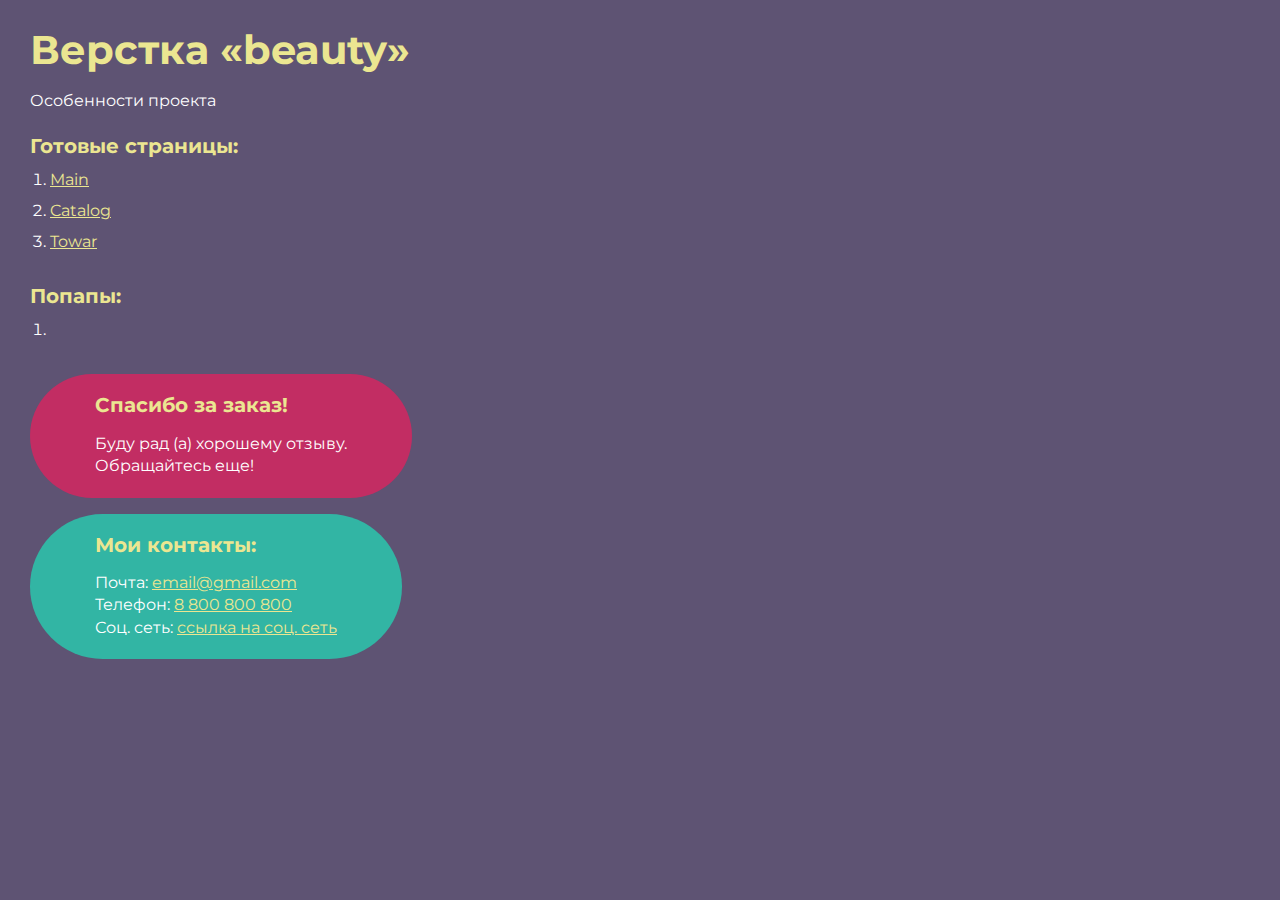
<file: index.html>
<!DOCTYPE html>
<html>

<head>
	<meta charset="UTF-8">
	<meta name="viewport" content="width=device-width, initial-scale=1.0">
	<title>Верстка «beauty»</title>
</head>

<body>
	<div class="rootpage">
		<h1>Верстка «beauty»</h1>
		<div class="rootpage__info">
			Особенности проекта
		</div>
		<h2>Готовые страницы:</h2>
		<ol class="rootpage__list">
			<li><a target="_blank" href="home.html">Main</a></li>
			<li><a target="_blank" href="catalog.html">Catalog</a></li>
			<li><a target="_blank" href="towar.html">Towar</a></li>
		</ol>
		<h2>Попапы:</h2>
		<ol class="rootpage__list">
			<li><a target="_blank" href="home.html#"></a></li>
		</ol>
		<div class="rootpage__tnx">
			<h2>Спасибо за заказ!</h2>
			<p>Буду рад (а) хорошему отзыву.</p>
			<p>Обращайтесь еще!</p>
		</div>
		<div class="rootpage__contacts">
			<h2>Мои контакты:</h2>
			<p>Почта: <a href="mailto:email@gmail.com">email@gmail.com</a></p>
			<p>Телефон: <a href="tel:8800800800">8 800 800 800</a></p>
			<p>Соц. сеть: <a href="">ссылка на соц. сеть</a></p>
		</div>
	</div>
</body>
<style>
	@charset "UTF-8";
	@import url("https://fonts.googleapis.com/css?family=Montserrat:regular,700&display=swap");

	*,
	*::before,
	*::after {
		padding: 0px;
		margin: 0px;
		border: 0px;
		box-sizing: border-box;
	}

	html,
	body {
		height: 100%;
		margin: 0;
		padding: 0;
		min-width: 320px;
		width: 100%;
		color: #fff;
		background-color: #5e5373;
	}

	body {
		font-family: Montserrat;
		font-size: 100%;
		line-height: 1;
		font-size: 1rem;
	}

	a {
		text-decoration: underline;
		color: #ebe691
	}

	a:visited {
		text-decoration: underline;
		color: #aaa768;
	}

	a:hover {
		text-decoration: none;
	}

	ul li {
		list-style: none;
	}

	img {
		vertical-align: top;
	}

	.wrapper {
		width: 100%;
		min-height: 100%;
		overflow: hidden;
	}

	.rootpage {
		padding: 30px;
		display: flex;
		flex-direction: column;
		align-items: flex-start;
	}

	@media (max-width: 767px) {
		.rootpage {
			padding: 30px 15px;
		}
	}

	h1 {
		color: #ebe691;
		font-size: 2.5rem;
		margin: 0px 0px 1.25rem 0px;
	}

	@media (max-width: 767px) {
		h1 {
			font-size: 1.85rem;
			margin: 0px 0px 1.25rem 0px;
		}
	}

	h2 {
		color: #ebe691;
		font-size: 1.25rem;
		margin: 0px 0px 1rem 0px;
	}

	@media (max-width: 767px) {
		h2 {
			font-size: 1.125rem;
			margin: 0px 0px 1rem 0px;
		}
	}

	.rootpage__info {
		line-height: 140%;
		margin: 0px 0px 1.5rem 0px;
	}

	.rootpage__list {
		margin: 0px 0px 2.25rem 1.25rem;
	}

	.rootpage__list li:not(:last-child) {
		margin: 0px 0px 15px 0px;
	}

	.rootpage__contacts,
	.rootpage__tnx {
		border-radius: 200px;
		padding: 20px 65px;
		line-height: 140%;
	}

	@media (max-width: 767px) {

		.rootpage__contacts,
		.rootpage__tnx {
			border-radius: 40px;
			padding: 20px;
		}
	}

	.rootpage__contacts {
		background: #32b5a4;

	}

	.rootpage__contacts a {
		color: #ebe691;
	}

	.rootpage__tnx {
		background: #c22d63;
		margin: 0px 0px 1rem 0px;
	}
</style>

</html>
</file>
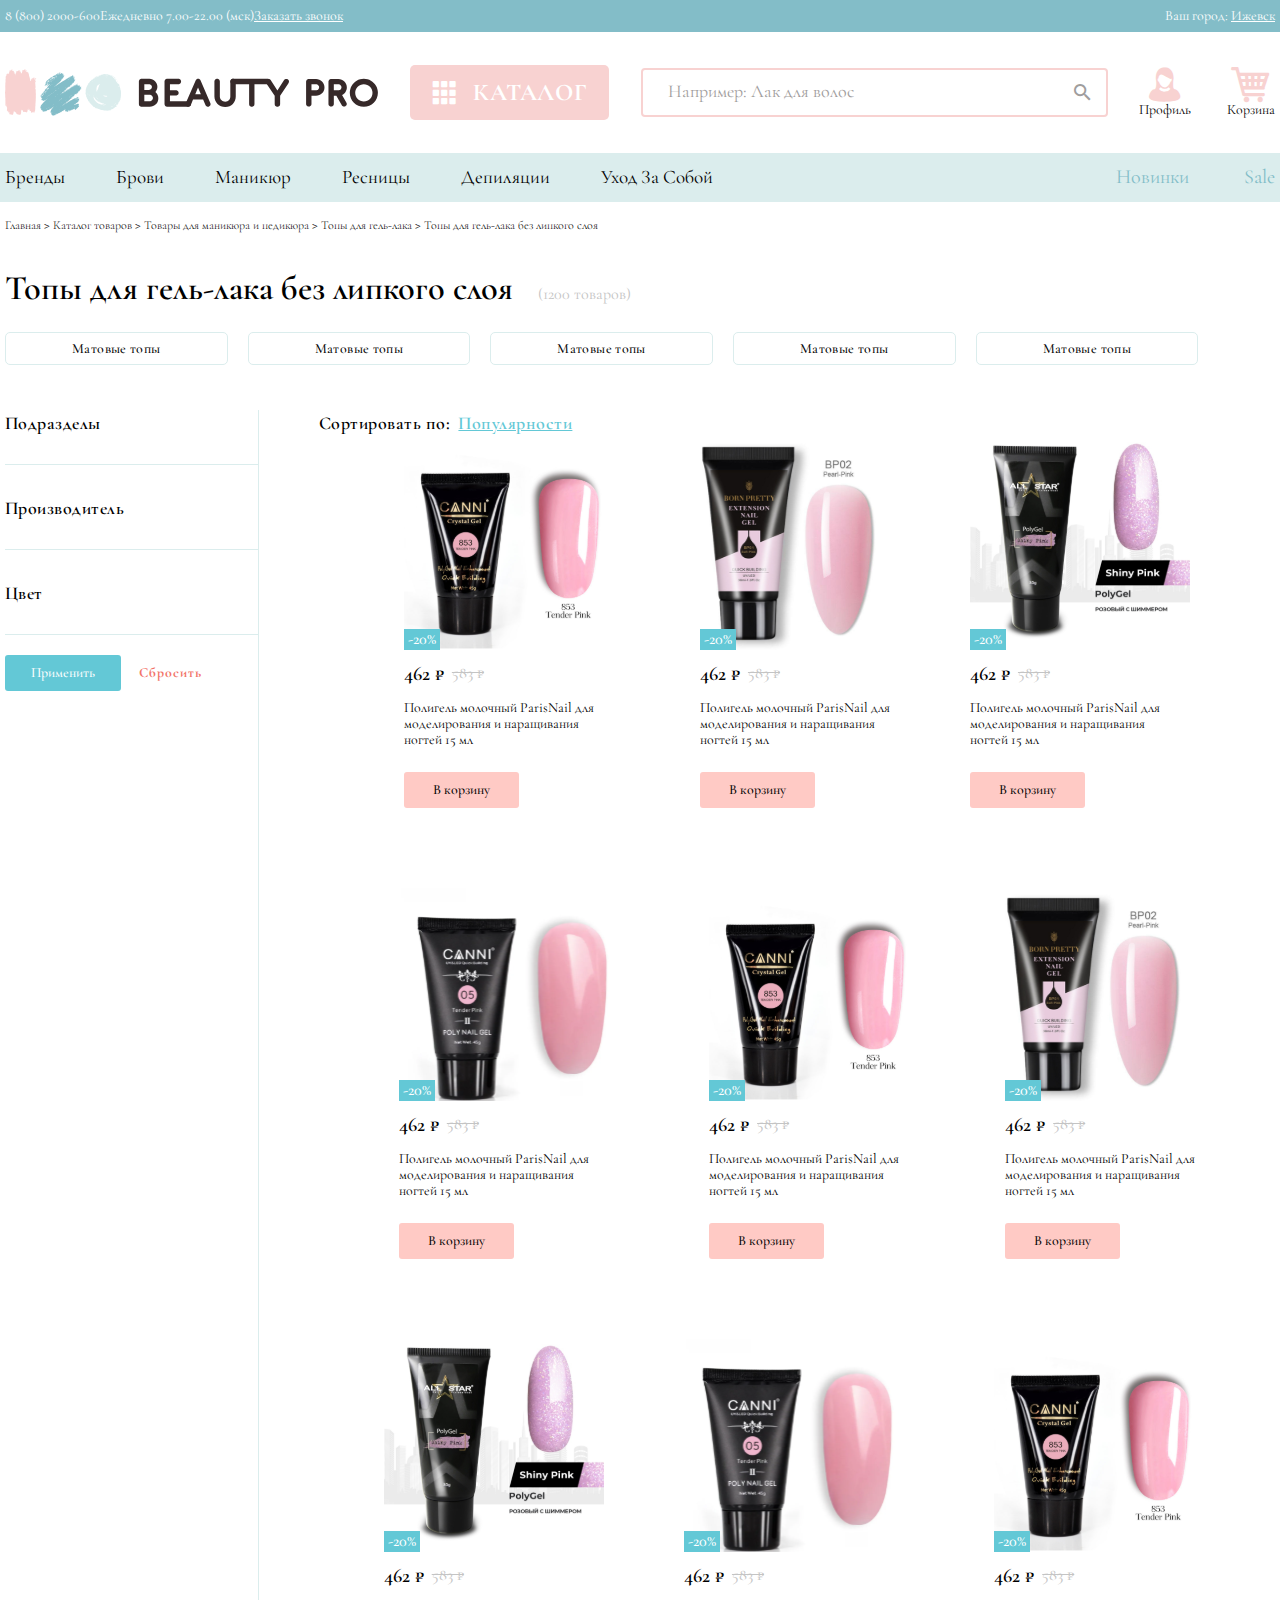
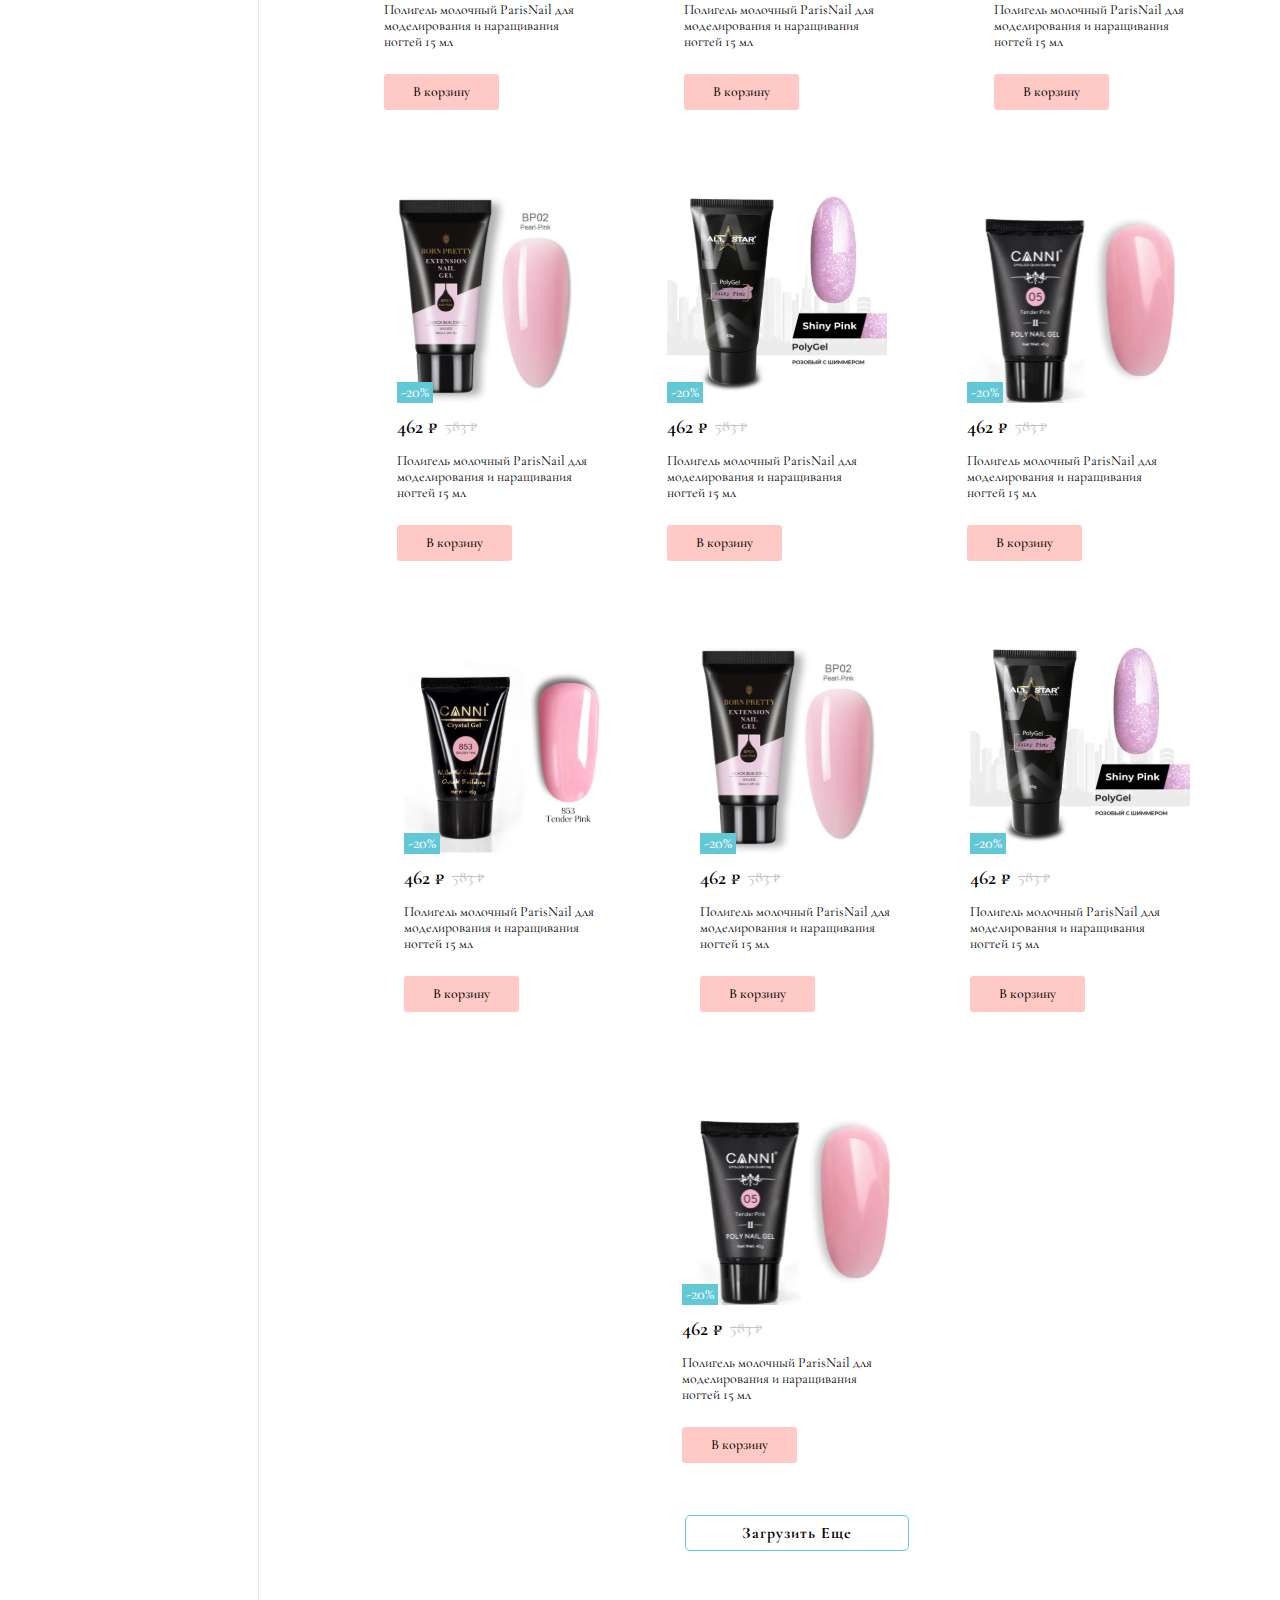
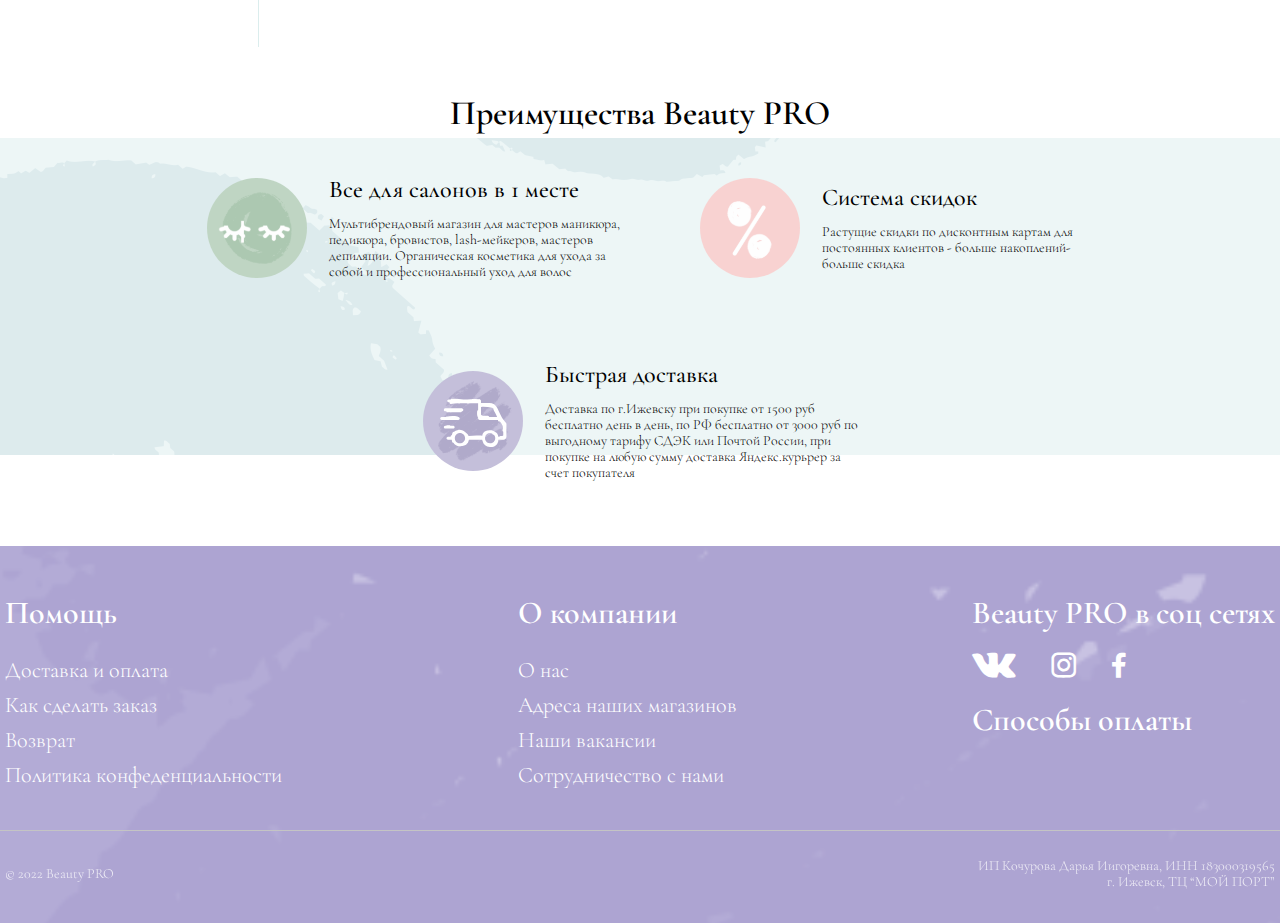
<file: catalog.html>
<!DOCTYPE html>
<html lang="ru">

<head>
	<title>Главная</title>
	<meta charset="UTF-8">
	<meta name="format-detection" content="telephone=no">
	<link rel="stylesheet" href="css/style.min.css?_v=20220709173258">
	<link rel="shortcut icon" href="favicon.ico">
	<!-- <meta name="robots" content="noindex, nofollow"> -->
	<meta name="viewport" content="width=device-width, initial-scale=1.0">
</head>

<body>
	<div class="wrapper">
		<header class="header">
			<div data-da=".catalog-header__logotip, 726" class="header__menu menu">
				<button type="button" class="icon-menu"><span></span></button>
				<nav class="menu__body body-menu">
					<h1 class="body-menu__title">BEAUTY <span>PRO</span></h1>
					<div class="body-menu__items">
						<div data-spollers class="spollers">
							<div class="spollers__item">
								<button type="button" data-spoller class="spollers__title">Бренды</button>
								<div class="spollers__body">Content</div>
							</div>
							<div class="spollers__item">
								<button type="button" data-spoller class="spollers__title">Маникюр
								</button>
								<div class="spollers__body">Content</div>
							</div>
							<div class="spollers__item">
								<button type="button" data-spoller class="spollers__title">Педикюр</button>
								<div class="spollers__body">Content</div>
							</div>
							<div class="spollers__item">
								<button type="button" data-spoller class="spollers__title">Брови</button>
								<div class="spollers__body">Content</div>
							</div>
						</div>
					</div>
				</nav>
			</div>
			<div class="header__body">
				<div class="header__top top-header">
					<div class="top-header__container">
						<div class="top-header__body">
							<div class="top-header__items">
								<div class="top-header__item">8 (800) 2000-600</div>
								<div class="top-header__item">Ежедневно 7.00-22.00 (мск)</div>
								<div class="top-header__item"><a href="">Заказать звонок</a></div>
							</div>
							<div class="top-header__city">
								<div class="top-header__item">Ваш город: <a href="">Ижевск</a></div>
							</div>
						</div>
					</div>
				</div>
				<div class="header__catalog catalog-header">
					<div class="catalog-header__container">
						<div class="catalog-header__body">
							<div data-da=".catalog-header__items, 726" class="catalog-header__logotip">
								<a href="../home.html"><img src="img/icons/logo.svg?_v=1657366378861" alt="" class="catalog-header__logo"></a>
							</div>
							<div class="catalog-header__items">
								<div class="catalog-header__title _icon-catalog"><a href="../catalog.html">КАТАЛОГ</a></div>
								<ul class="catalog-header__list">
									<li class="catalog-header__item"><a href="" class="catalog-header__link"></a></li>
									<li class="catalog-header__item"><a href="" class="catalog-header__link"></a></li>
									<li class="catalog-header__item"><a href="" class="catalog-header__link"></a></li>
									<li class="catalog-header__item"><a href="" class="catalog-header__link"></a></li>
									<li class="catalog-header__item"><a href="" class="catalog-header__link"></a></li>
									<li class="catalog-header__item"><a href="" class="catalog-header__link"></a></li>
								</ul>
							</div>
							<div class="catalog-header__search">
								<input autocomplete="off" type="text" name="form[]" data-error="error" placeholder="Например: Лак для волос" class="catalog-header__input">
								<div class="catalog-header__lupa _icon-search"></div>
							</div>
							<div class="catalog-header__icons">
								<div class="catalog-header__profil _icon-person">Профиль</div>
								<div class="catalog-header__cart _icon-cart">Корзина</div>
							</div>
						</div>
					</div>
				</div>
				<div class="header__navigation navigation-header">
					<div class="navigation-header__container">
						<div class="navigation-header__body">
							<div class="navigation-header__nav">
								<li class="navigation-header__item"><a href="" class="navigation-header__link">Бренды</a></li>
								<li class="navigation-header__item"><a href="" class="navigation-header__link">брови</a></li>
								<li class="navigation-header__item"><a href="" class="navigation-header__link">маникюр</a></li>
								<li class="navigation-header__item"><a href="" class="navigation-header__link">ресницы</a></li>
								<li class="navigation-header__item"><a href="" class="navigation-header__link">депиляции</a>
								</li>
								<li class="navigation-header__item"><a href="" class="navigation-header__link">уход за собой</a>
								</li>
							</div>
							<div class="navigation-header__items">
								<div class="navigation-header__sale">Новинки</div>
								<div class="navigation-header__sale">Sale</div>
							</div>
						</div>
					</div>
				</div>
			</div>
		</header>
		<main class="cata">
			<section class="cata__links links-cata">
				<div class="links-cata__container">
					<div class="links-cata__body"><a href="">Главная</a> > <a href="">Каталог товаров</a> > <a href="">Товары для маникюра и педикюра</a> > <a href="">Топы для
							гель-лака</a> > <a href="">Топы для гель-лака без
							липкого слоя</a></div>
				</div>
			</section>
			<section class="cata__top top-cata">
				<div class="top-cata__container">
					<div class="top-cata__body">
						<h1 class="top-cata__title">Топы для гель-лака без липкого слоя <span>(1200 товаров)</span>
						</h1>
						<div class="top-cata__navigation">
							<a href="" class="top-cata__link">Матовые топы</a>
							<a href="" class="top-cata__link">Матовые топы</a>
							<a href="" class="top-cata__link">Матовые топы</a>
							<a href="" class="top-cata__link">Матовые топы</a>
							<a href="" class="top-cata__link">Матовые топы</a>
						</div>
					</div>
				</div>
			</section>
			<section class="cata__catalog catalog-cata">
				<div class="catalog-cata__container">
					<div class="catalog-cata__body">
						<div class="catalog-cata__control control-catalog">
							<div class="control-catalog__body">
								<div data-spollers class="control-catalog__spollers">
									<div class="spollers__item">
										<button type="button" data-spoller class="control-catalog__title">Подразделы</button>
										<div class="control-catalog__body body-control">
											<div class="body-control__items">
												<div class="body-control__checkbox">
													<input id="c_1" autocomplete="off" type="checkbox" name="form[]" data-error="error" value="1" placeholder="" class="checkbox__input">
													<label for="c_1" class="checkbox__label">
														<span class="checkbox__text">Базы молочные</span>
													</label>
												</div>
												<div class="body-control__checkbox">
													<input id="c_2" autocomplete="off" type="checkbox" name="form[]" data-error="error" value="2" placeholder="" class="checkbox__input">
													<label for="c_2" class="checkbox__label">
														<span class="checkbox__text">Базы молочные темные</span>
													</label>
												</div>
												<div class="body-control__checkbox">
													<input id="c_3" autocomplete="off" type="checkbox" name="form[]" data-error="error" value="3" placeholder="" class="checkbox__input">
													<label for="c_3" class="checkbox__label">
														<span class="checkbox__text">Базы молочные светлые</span>
													</label>
												</div>
												<div class="body-control__checkbox">
													<input id="c_4" autocomplete="off" type="checkbox" name="form[]" data-error="error" value="4" placeholder="" class="checkbox__input">
													<label for="c_4" class="checkbox__label">
														<span class="checkbox__text">Базы молочные плотные</span>
													</label>
												</div>
												<div class="body-control__checkbox">
													<input id="c_5" autocomplete="off" type="checkbox" name="form[]" data-error="error" value="5" placeholder="" class="checkbox__input">
													<label for="c_5" class="checkbox__label">
														<span class="checkbox__text">Базы молочные</span>
													</label>
												</div>
												<div class="body-control__checkbox">
													<input id="c_6" autocomplete="off" type="checkbox" name="form[]" data-error="error" value="6" placeholder="" class="checkbox__input">
													<label for="c_6" class="checkbox__label">
														<span class="checkbox__text">Базы молочные</span>
													</label>
												</div>
											</div>
										</div>
									</div>
									<div class="spollers__item">
										<button type="button" data-spoller class="control-catalog__title">Производитель</button>
										<div class="control-catalog__body body-control">
											<div class="body-control__items">
												<div class="body-control__checkbox">
													<input id="c_1" autocomplete="off" type="checkbox" name="form[]" data-error="error" value="1" placeholder="" class="checkbox__input">
													<label for="c_1" class="checkbox__label">
														<span class="checkbox__text">ЛУИ ФИЛИПП</span>
													</label>
												</div>
												<div class="body-control__checkbox">
													<input id="c_2" autocomplete="off" type="checkbox" name="form[]" data-error="error" value="2" placeholder="" class="checkbox__input">
													<label for="c_2" class="checkbox__label">
														<span class="checkbox__text">NIKK MOLE</span>
													</label>
												</div>
												<div class="body-control__checkbox">
													<input id="c_3" autocomplete="off" type="checkbox" name="form[]" data-error="error" value="3" placeholder="" class="checkbox__input">
													<label for="c_3" class="checkbox__label">
														<span class="checkbox__text">ЛУИ ФИЛИПП</span>
													</label>
												</div>
												<div class="body-control__checkbox">
													<input id="c_4" autocomplete="off" type="checkbox" name="form[]" data-error="error" value="4" placeholder="" class="checkbox__input">
													<label for="c_4" class="checkbox__label">
														<span class="checkbox__text">ЛУИ ФИЛИПП</span>
													</label>
												</div>
												<div class="body-control__checkbox">
													<input id="c_5" autocomplete="off" type="checkbox" name="form[]" data-error="error" value="5" placeholder="" class="checkbox__input">
													<label for="c_5" class="checkbox__label">
														<span class="checkbox__text">RefectoCil</span>
													</label>
												</div>
												<div class="body-control__checkbox">
													<input id="c_6" autocomplete="off" type="checkbox" name="form[]" data-error="error" value="6" placeholder="" class="checkbox__input">
													<label for="c_6" class="checkbox__label">
														<span class="checkbox__text">LeviSsime</span>
													</label>
												</div>
											</div>
										</div>
									</div>
									<div class="spollers__item">
										<button type="button" data-spoller class="control-catalog__title">Цвет</button>
										<div class="control-catalog__body body-control">
											<div class="body-control__items">
												<div class="body-control__checkbox">
													<input id="c_1" autocomplete="off" type="checkbox" name="form[]" data-error="error" value="1" placeholder="" class="checkbox__input">
													<label for="c_1" class="checkbox__label">
														<span class="checkbox__text">Синий</span>
													</label>
												</div>
												<div class="body-control__checkbox">
													<input id="c_2" autocomplete="off" type="checkbox" name="form[]" data-error="error" value="2" placeholder="" class="checkbox__input">
													<label for="c_2" class="checkbox__label">
														<span class="checkbox__text">Желтый</span>
													</label>
												</div>
												<div class="body-control__checkbox">
													<input id="c_3" autocomplete="off" type="checkbox" name="form[]" data-error="error" value="3" placeholder="" class="checkbox__input">
													<label for="c_3" class="checkbox__label">
														<span class="checkbox__text">Красный</span>
													</label>
												</div>
												<div class="body-control__checkbox">
													<input id="c_4" autocomplete="off" type="checkbox" name="form[]" data-error="error" value="4" placeholder="" class="checkbox__input">
													<label for="c_4" class="checkbox__label">
														<span class="checkbox__text">Розовый</span>
													</label>
												</div>
												<div class="body-control__checkbox">
													<input id="c_5" autocomplete="off" type="checkbox" name="form[]" data-error="error" value="5" placeholder="" class="checkbox__input">
													<label for="c_5" class="checkbox__label">
														<span class="checkbox__text">Зеленый</span>
													</label>
												</div>
												<div class="body-control__checkbox">
													<input id="c_6" autocomplete="off" type="checkbox" name="form[]" data-error="error" value="6" placeholder="" class="checkbox__input">
													<label for="c_6" class="checkbox__label">
														<span class="checkbox__text">Фиолетовый</span>
													</label>
												</div>
												<div class="body-control__checkbox">
													<input id="c_7" autocomplete="off" type="checkbox" name="form[]" data-error="error" value="7" placeholder="" class="checkbox__input">
													<label for="c_7" class="checkbox__label">
														<span class="checkbox__text">Белый</span>
													</label>
												</div>
											</div>
										</div>
									</div>
								</div>
								<div class="control-catalog__buttons">
									<a href="" class="control-catalog__accept">Применить</a>
									<a href="" class="control-catalog__cancel">Сбросить</a>
								</div>
							</div>
						</div>
						<div class="catalog-cata__products products-catalog">
							<div class="products-catalog__body">
								<h1 class="products-catalog__subtext">Сортировать по: <span>Популярности</span></h1>
								<div class="product-page__items">
									<div class="product-page__block">
										<div class="product-page__image">
											<img src="img/product/01.svg?_v=1657366378861" alt="" class="product-page__img">
											<span>-20%</span>
										</div>
										<div class="product-page__cost">
											<div class="product-page__sum">462 ₽ </div>
											<div class="product-page__striked"><strike>583 ₽</strike></div>
										</div>
										<div class="product-page__about">Полигель молочный ParisNail для <br>
											моделирования и
											наращивания <br> ногтей 15 мл</div>
										<div class="product-page__button">
											<a href="" class="product-page__btn">В корзину</a>
										</div>
									</div>
									<div class="product-page__block">
										<div class="product-page__image">
											<img src="img/product/02.svg?_v=1657366378861" alt="" class="product-page__img">
											<span>-20%</span>
										</div>
										<div class="product-page__cost">
											<div class="product-page__sum">462 ₽ </div>
											<div class="product-page__striked"><strike>583 ₽</strike></div>
										</div>
										<div class="product-page__about">Полигель молочный ParisNail для <br>
											моделирования и
											наращивания <br> ногтей 15 мл</div>
										<div class="product-page__button">
											<a href="" class="product-page__btn">В корзину</a>
										</div>
									</div>
									<div class="product-page__block">
										<div class="product-page__image">
											<img src="img/product/03.svg?_v=1657366378861" alt="" class="product-page__img">
											<span>-20%</span>
										</div>
										<div class="product-page__cost">
											<div class="product-page__sum">462 ₽ </div>
											<div class="product-page__striked"><strike>583 ₽</strike></div>
										</div>
										<div class="product-page__about">Полигель молочный ParisNail для <br>
											моделирования и
											наращивания <br> ногтей 15 мл</div>
										<div class="product-page__button">
											<a href="" class="product-page__btn">В корзину</a>
										</div>
									</div>
									<div class="product-page__block">
										<div class="product-page__image">
											<img src="img/product/04.svg?_v=1657366378861" alt="" class="product-page__img">
											<span>-20%</span>
										</div>
										<div class="product-page__cost">
											<div class="product-page__sum">462 ₽ </div>
											<div class="product-page__striked"><strike>583 ₽</strike></div>
										</div>
										<div class="product-page__about">Полигель молочный ParisNail для <br>
											моделирования и
											наращивания <br> ногтей 15 мл</div>
										<div class="product-page__button">
											<a href="" class="product-page__btn">В корзину</a>
										</div>
									</div>
									<div class="product-page__block">
										<div class="product-page__image">
											<img src="img/product/01.svg?_v=1657366378861" alt="" class="product-page__img">
											<span>-20%</span>
										</div>
										<div class="product-page__cost">
											<div class="product-page__sum">462 ₽ </div>
											<div class="product-page__striked"><strike>583 ₽</strike></div>
										</div>
										<div class="product-page__about">Полигель молочный ParisNail для <br>
											моделирования и
											наращивания <br> ногтей 15 мл</div>
										<div class="product-page__button">
											<a href="" class="product-page__btn">В корзину</a>
										</div>
									</div>
									<div class="product-page__block">
										<div class="product-page__image">
											<img src="img/product/02.svg?_v=1657366378861" alt="" class="product-page__img">
											<span>-20%</span>
										</div>
										<div class="product-page__cost">
											<div class="product-page__sum">462 ₽ </div>
											<div class="product-page__striked"><strike>583 ₽</strike></div>
										</div>
										<div class="product-page__about">Полигель молочный ParisNail для <br>
											моделирования и
											наращивания <br> ногтей 15 мл</div>
										<div class="product-page__button">
											<a href="" class="product-page__btn">В корзину</a>
										</div>
									</div>
									<div class="product-page__block">
										<div class="product-page__image">
											<img src="img/product/03.svg?_v=1657366378861" alt="" class="product-page__img">
											<span>-20%</span>
										</div>
										<div class="product-page__cost">
											<div class="product-page__sum">462 ₽ </div>
											<div class="product-page__striked"><strike>583 ₽</strike></div>
										</div>
										<div class="product-page__about">Полигель молочный ParisNail для <br>
											моделирования и
											наращивания <br> ногтей 15 мл</div>
										<div class="product-page__button">
											<a href="" class="product-page__btn">В корзину</a>
										</div>
									</div>
									<div class="product-page__block">
										<div class="product-page__image">
											<img src="img/product/04.svg?_v=1657366378861" alt="" class="product-page__img">
											<span>-20%</span>
										</div>
										<div class="product-page__cost">
											<div class="product-page__sum">462 ₽ </div>
											<div class="product-page__striked"><strike>583 ₽</strike></div>
										</div>
										<div class="product-page__about">Полигель молочный ParisNail для <br>
											моделирования и
											наращивания <br> ногтей 15 мл</div>
										<div class="product-page__button">
											<a href="" class="product-page__btn">В корзину</a>
										</div>
									</div>
									<div class="product-page__block">
										<div class="product-page__image">
											<img src="img/product/01.svg?_v=1657366378861" alt="" class="product-page__img">
											<span>-20%</span>
										</div>
										<div class="product-page__cost">
											<div class="product-page__sum">462 ₽ </div>
											<div class="product-page__striked"><strike>583 ₽</strike></div>
										</div>
										<div class="product-page__about">Полигель молочный ParisNail для <br>
											моделирования и
											наращивания <br> ногтей 15 мл</div>
										<div class="product-page__button">
											<a href="" class="product-page__btn">В корзину</a>
										</div>
									</div>
									<div class="product-page__block">
										<div class="product-page__image">
											<img src="img/product/02.svg?_v=1657366378861" alt="" class="product-page__img">
											<span>-20%</span>
										</div>
										<div class="product-page__cost">
											<div class="product-page__sum">462 ₽ </div>
											<div class="product-page__striked"><strike>583 ₽</strike></div>
										</div>
										<div class="product-page__about">Полигель молочный ParisNail для <br>
											моделирования и
											наращивания <br> ногтей 15 мл</div>
										<div class="product-page__button">
											<a href="" class="product-page__btn">В корзину</a>
										</div>
									</div>
									<div class="product-page__block">
										<div class="product-page__image">
											<img src="img/product/03.svg?_v=1657366378861" alt="" class="product-page__img">
											<span>-20%</span>
										</div>
										<div class="product-page__cost">
											<div class="product-page__sum">462 ₽ </div>
											<div class="product-page__striked"><strike>583 ₽</strike></div>
										</div>
										<div class="product-page__about">Полигель молочный ParisNail для <br>
											моделирования и
											наращивания <br> ногтей 15 мл</div>
										<div class="product-page__button">
											<a href="" class="product-page__btn">В корзину</a>
										</div>
									</div>
									<div class="product-page__block">
										<div class="product-page__image">
											<img src="img/product/04.svg?_v=1657366378861" alt="" class="product-page__img">
											<span>-20%</span>
										</div>
										<div class="product-page__cost">
											<div class="product-page__sum">462 ₽ </div>
											<div class="product-page__striked"><strike>583 ₽</strike></div>
										</div>
										<div class="product-page__about">Полигель молочный ParisNail для <br>
											моделирования и
											наращивания <br> ногтей 15 мл</div>
										<div class="product-page__button">
											<a href="" class="product-page__btn">В корзину</a>
										</div>
									</div>
									<div class="product-page__block">
										<div class="product-page__image">
											<img src="img/product/01.svg?_v=1657366378861" alt="" class="product-page__img">
											<span>-20%</span>
										</div>
										<div class="product-page__cost">
											<div class="product-page__sum">462 ₽ </div>
											<div class="product-page__striked"><strike>583 ₽</strike></div>
										</div>
										<div class="product-page__about">Полигель молочный ParisNail для <br>
											моделирования и
											наращивания <br> ногтей 15 мл</div>
										<div class="product-page__button">
											<a href="" class="product-page__btn">В корзину</a>
										</div>
									</div>
									<div class="product-page__block">
										<div class="product-page__image">
											<img src="img/product/02.svg?_v=1657366378861" alt="" class="product-page__img">
											<span>-20%</span>
										</div>
										<div class="product-page__cost">
											<div class="product-page__sum">462 ₽ </div>
											<div class="product-page__striked"><strike>583 ₽</strike></div>
										</div>
										<div class="product-page__about">Полигель молочный ParisNail для <br>
											моделирования и
											наращивания <br> ногтей 15 мл</div>
										<div class="product-page__button">
											<a href="" class="product-page__btn">В корзину</a>
										</div>
									</div>
									<div class="product-page__block">
										<div class="product-page__image">
											<img src="img/product/03.svg?_v=1657366378861" alt="" class="product-page__img">
											<span>-20%</span>
										</div>
										<div class="product-page__cost">
											<div class="product-page__sum">462 ₽ </div>
											<div class="product-page__striked"><strike>583 ₽</strike></div>
										</div>
										<div class="product-page__about">Полигель молочный ParisNail для <br>
											моделирования и
											наращивания <br> ногтей 15 мл</div>
										<div class="product-page__button">
											<a href="" class="product-page__btn">В корзину</a>
										</div>
									</div>
									<div class="product-page__block">
										<div class="product-page__image">
											<img src="img/product/04.svg?_v=1657366378861" alt="" class="product-page__img">
											<span>-20%</span>
										</div>
										<div class="product-page__cost">
											<div class="product-page__sum">462 ₽ </div>
											<div class="product-page__striked"><strike>583 ₽</strike></div>
										</div>
										<div class="product-page__about">Полигель молочный ParisNail для <br>
											моделирования и
											наращивания <br> ногтей 15 мл</div>
										<div class="product-page__button">
											<a href="" class="product-page__btn">В корзину</a>
										</div>
									</div>
								</div>
								<div class="products-catalog__button">
									<a href="" class="products-catalog__btn">Загрузить еще</a>
								</div>
							</div>
						</div>
					</div>
				</div>
			</section>
			<section class="page__advantage advantage-page">
				<div class="advantage-page__container">
					<div class="advantage-page__body">
						<h1 class="advantage-page__title">Преимущества Beauty PRO</h1>
						<div class="advantage-page__items">
							<div class="advantage-page__block">
								<div class="advantage-page__left">
									<img src="img/advantage/01.svg?_v=1657366378861" alt="" class="advantage-page__img">
								</div>
								<div class="advantage-page__right">
									<div class="advantage-page__subtitle">Все для салонов в 1 месте</div>
									<div class="advantage-page__text">Мультибрендовый магазин для мастеров маникюра,
										<br>
										педикюра, бровистов, lash-мейкеров, мастеров<br> депиляции. Органическая
										косметика
										для ухода за<br> собой и профессиональный уход для волос
									</div>
								</div>
							</div>
							<div class="advantage-page__block">
								<div class="advantage-page__left">
									<img src="img/advantage/02.svg?_v=1657366378861" alt="" class="advantage-page__img">
								</div>
								<div class="advantage-page__right">
									<div class="advantage-page__subtitle">Система скидок</div>
									<div class="advantage-page__text">Растущие скидки по дисконтным картам для<br>
										постоянных клиентов - больше накоплений-<br>больше скидка</div>
								</div>
							</div>
							<div class="advantage-page__block">
								<div class="advantage-page__left">
									<img src="img/advantage/03.svg?_v=1657366378861" alt="" class="advantage-page__img">
								</div>
								<div class="advantage-page__right">
									<div class="advantage-page__subtitle">Быстрая доставка</div>
									<div class="advantage-page__text">Доставка по г.Ижевску при покупке от 1500 руб<br>
										бесплатно день в день, по РФ бесплатно от 3000 руб по<br> выгодному тарифу СДЭК
										или
										Почтой России, при<br> покупке на любую сумму доставка Яндекс.курьрер за<br>
										счет
										покупателя</div>
								</div>
							</div>
						</div>
					</div>
				</div>
			</section>
		</main>
		<footer class="footer">
			<div class="footer__body">
				<div class="footer__container">
					<div class="footer__top top-footer">
						<div class="top-footer__body">
							<div class="top-footer__navigation">
								<div class="top-footer__title">Помощь</div>
								<div class="top-footer__nav">
									<a href="" class="top-footer__link">Доставка и оплата</a>
									<a href="" class="top-footer__link">Как сделать заказ</a>
									<a href="" class="top-footer__link">Возврат</a>
									<a href="" class="top-footer__link">Политика конфеденциальности</a>
								</div>
							</div>
							<div class="top-footer__navigation">
								<div class="top-footer__title">О компании</div>
								<div class="top-footer__nav">
									<a href="" class="top-footer__link">О нас</a>
									<a href="" class="top-footer__link">Адреса наших магазинов</a>
									<a href="" class="top-footer__link">Наши вакансии</a>
									<a href="" class="top-footer__link">Сотрудничество с нами</a>
								</div>
							</div>
							<div class="top-footer__socials">
								<div class="top-footer__title">Beauty PRO в соц сетях</div>
								<div class="top-footer__icons">
									<a href="" class="top-footer__ic _icon-vk"></a>
									<a href="" class="top-footer__ic _icon-inst"></a>
									<a href="" class="top-footer__ic _icon-facebook"></a>
								</div>
								<a href="" class="top-footer__paid">Способы оплаты</a>
							</div>
						</div>
					</div>
				</div>
				<div class="footer__bottom bottom-footer">
					<div class="footer__container">
						<div class="bottom-footer__body">
							<div class="bottom-footer__left">© 2022 Beauty PRO</div>
							<div class="bottom-footer__right">ИП Кочурова Дарья Иигоревна, ИНН 183000319565 <br>
								г. Ижевск, ТЦ “МОЙ ПОРТ”</div>
						</div>
					</div>
				</div>

			</div>
		</footer>
	</div>
	<!-- 
<div id="popup" aria-hidden="true" class="popup">
	<div class="popup__wrapper">
		<div class="popup__content">
			<button data-close type="button" class="popup__close">Закрыть</button>
			<div class="popup__text">
			</div>
		</div>
	</div>
</div>
 -->

	<script src="js/app.min.js?_v=20220709173258"></script>
</body>

</html>
</file>
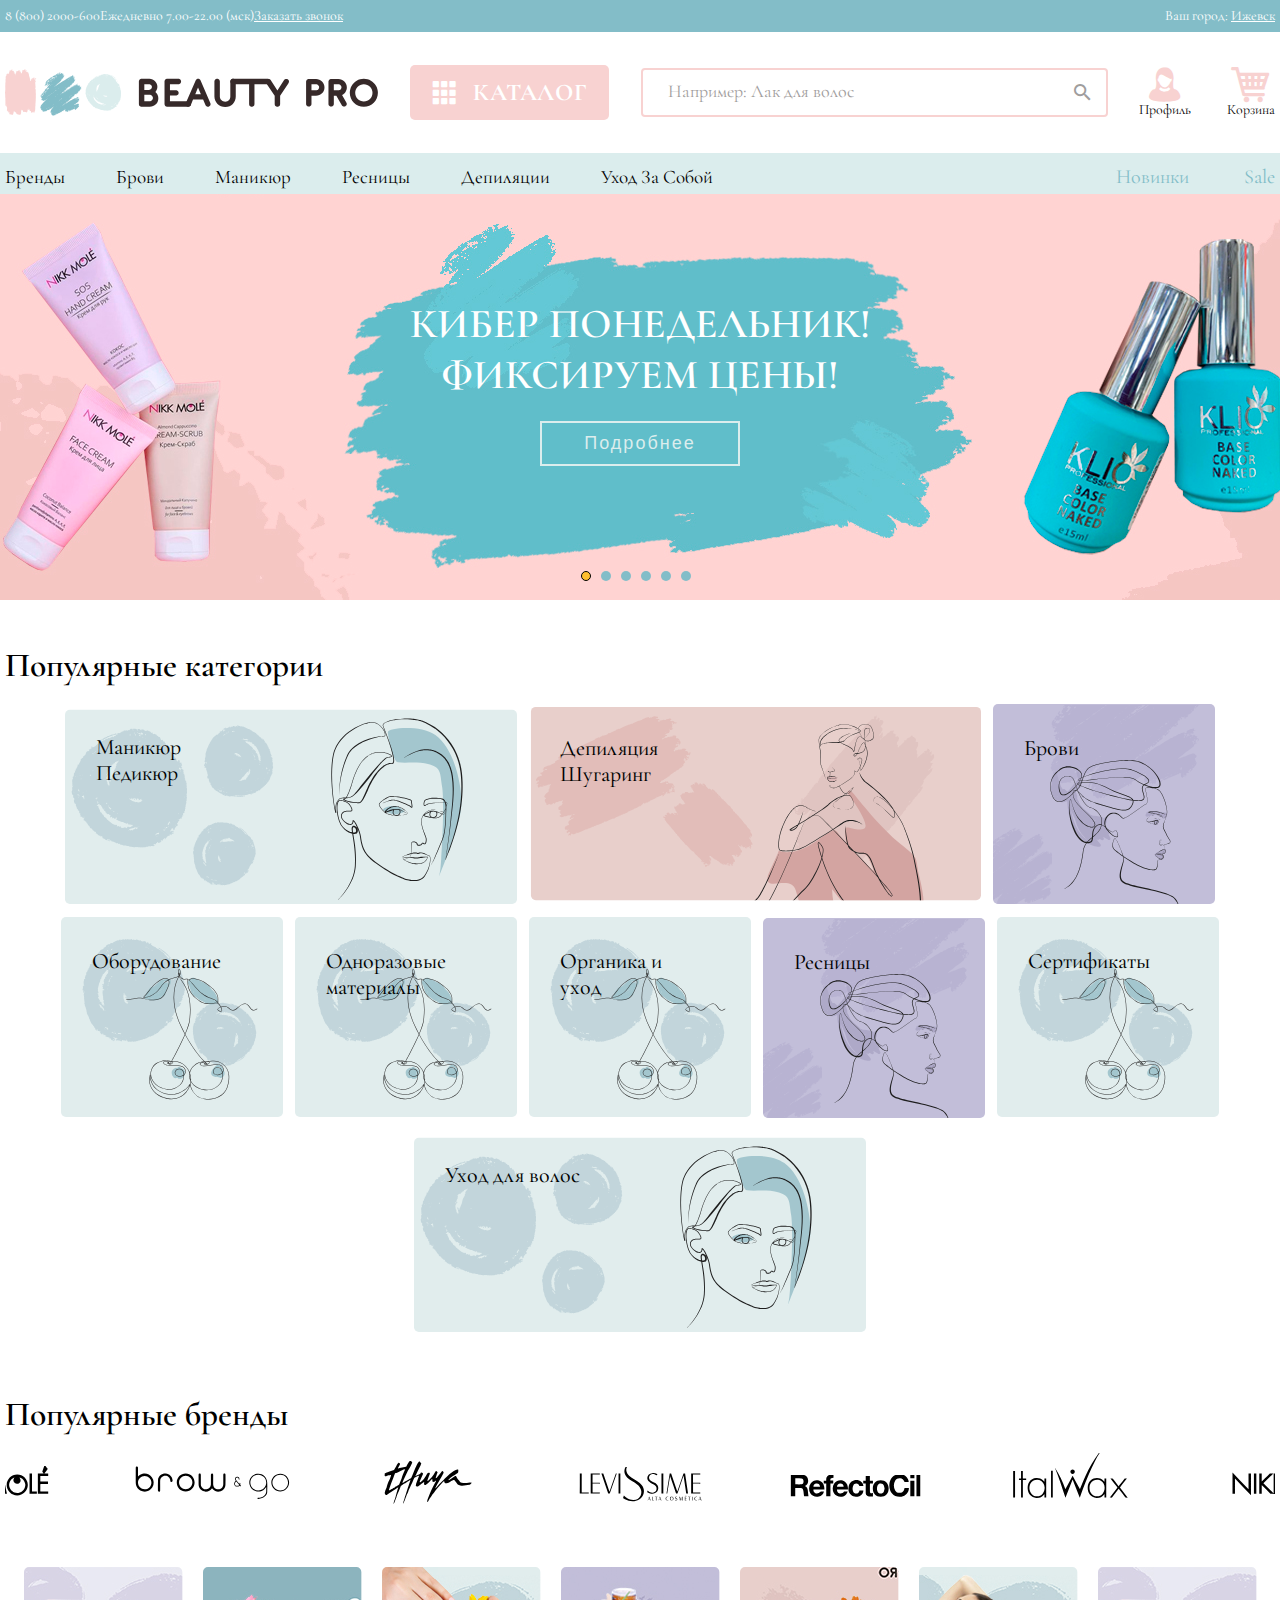
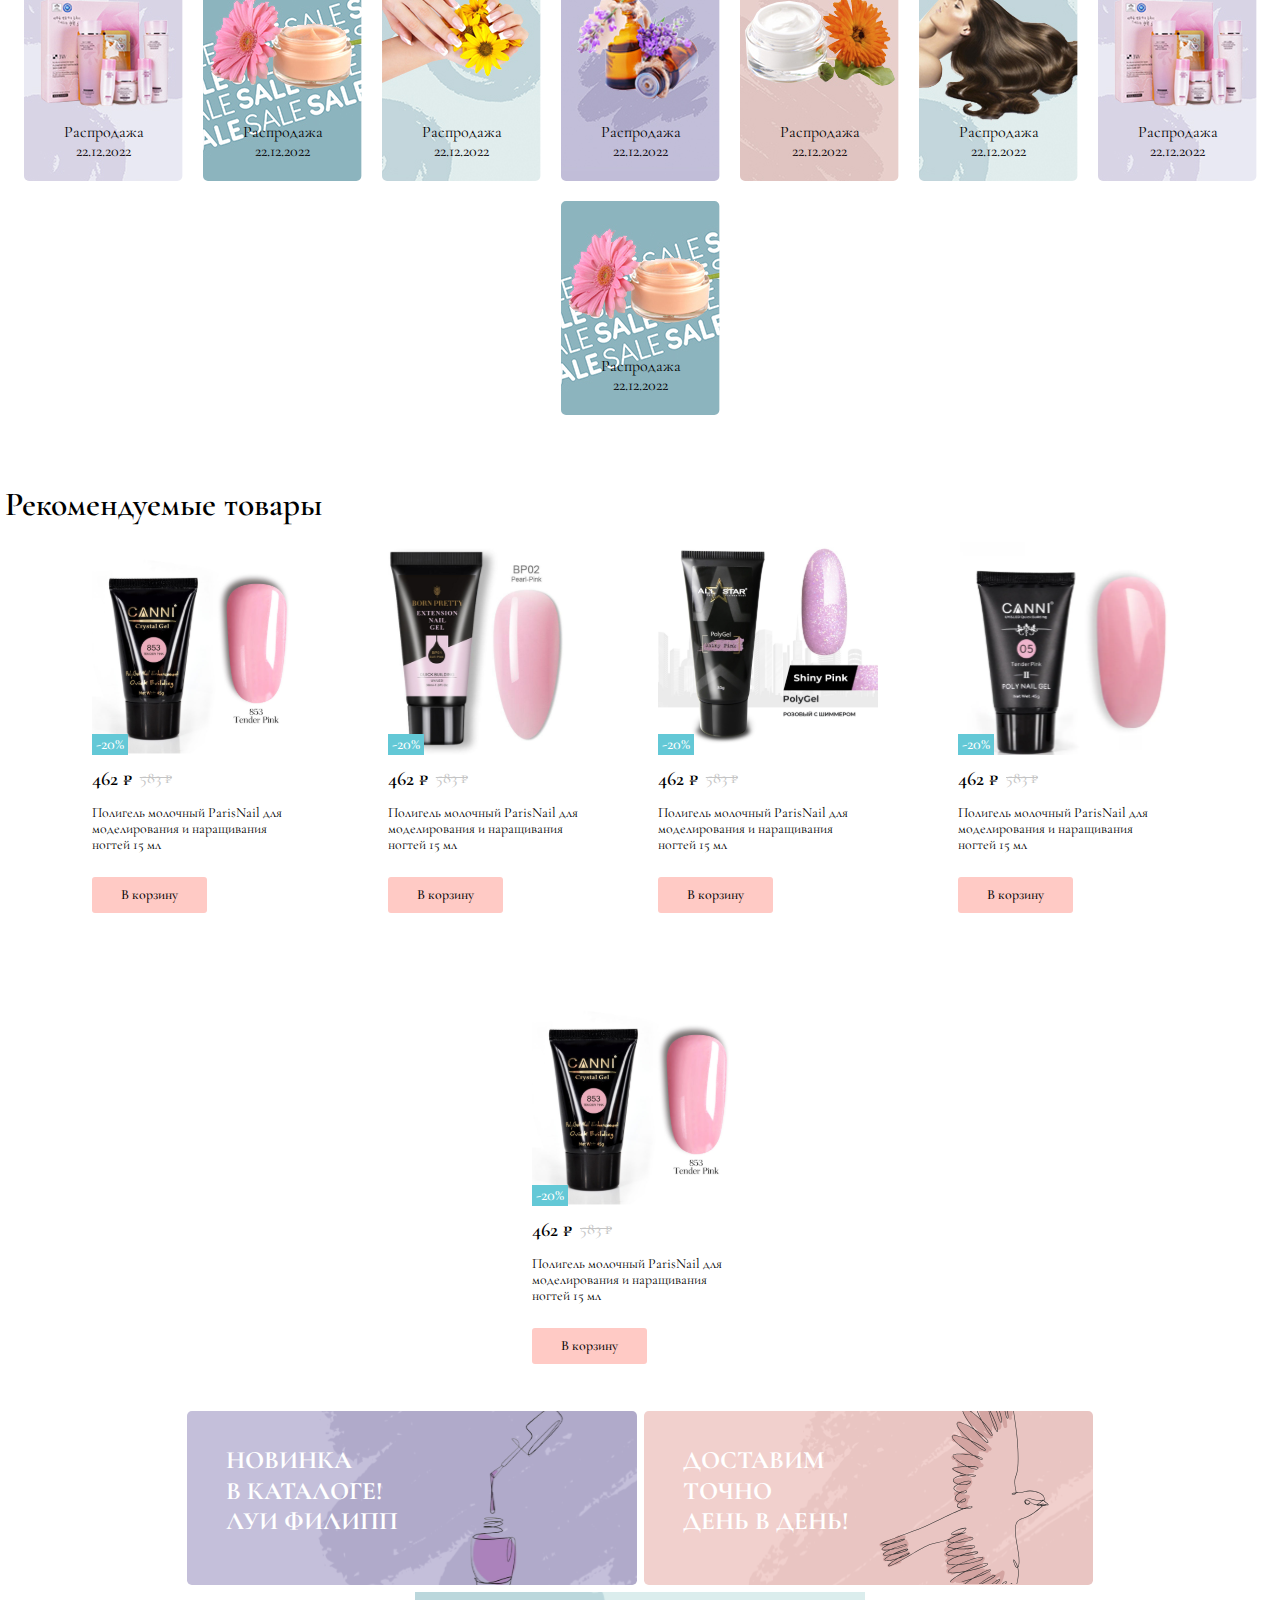
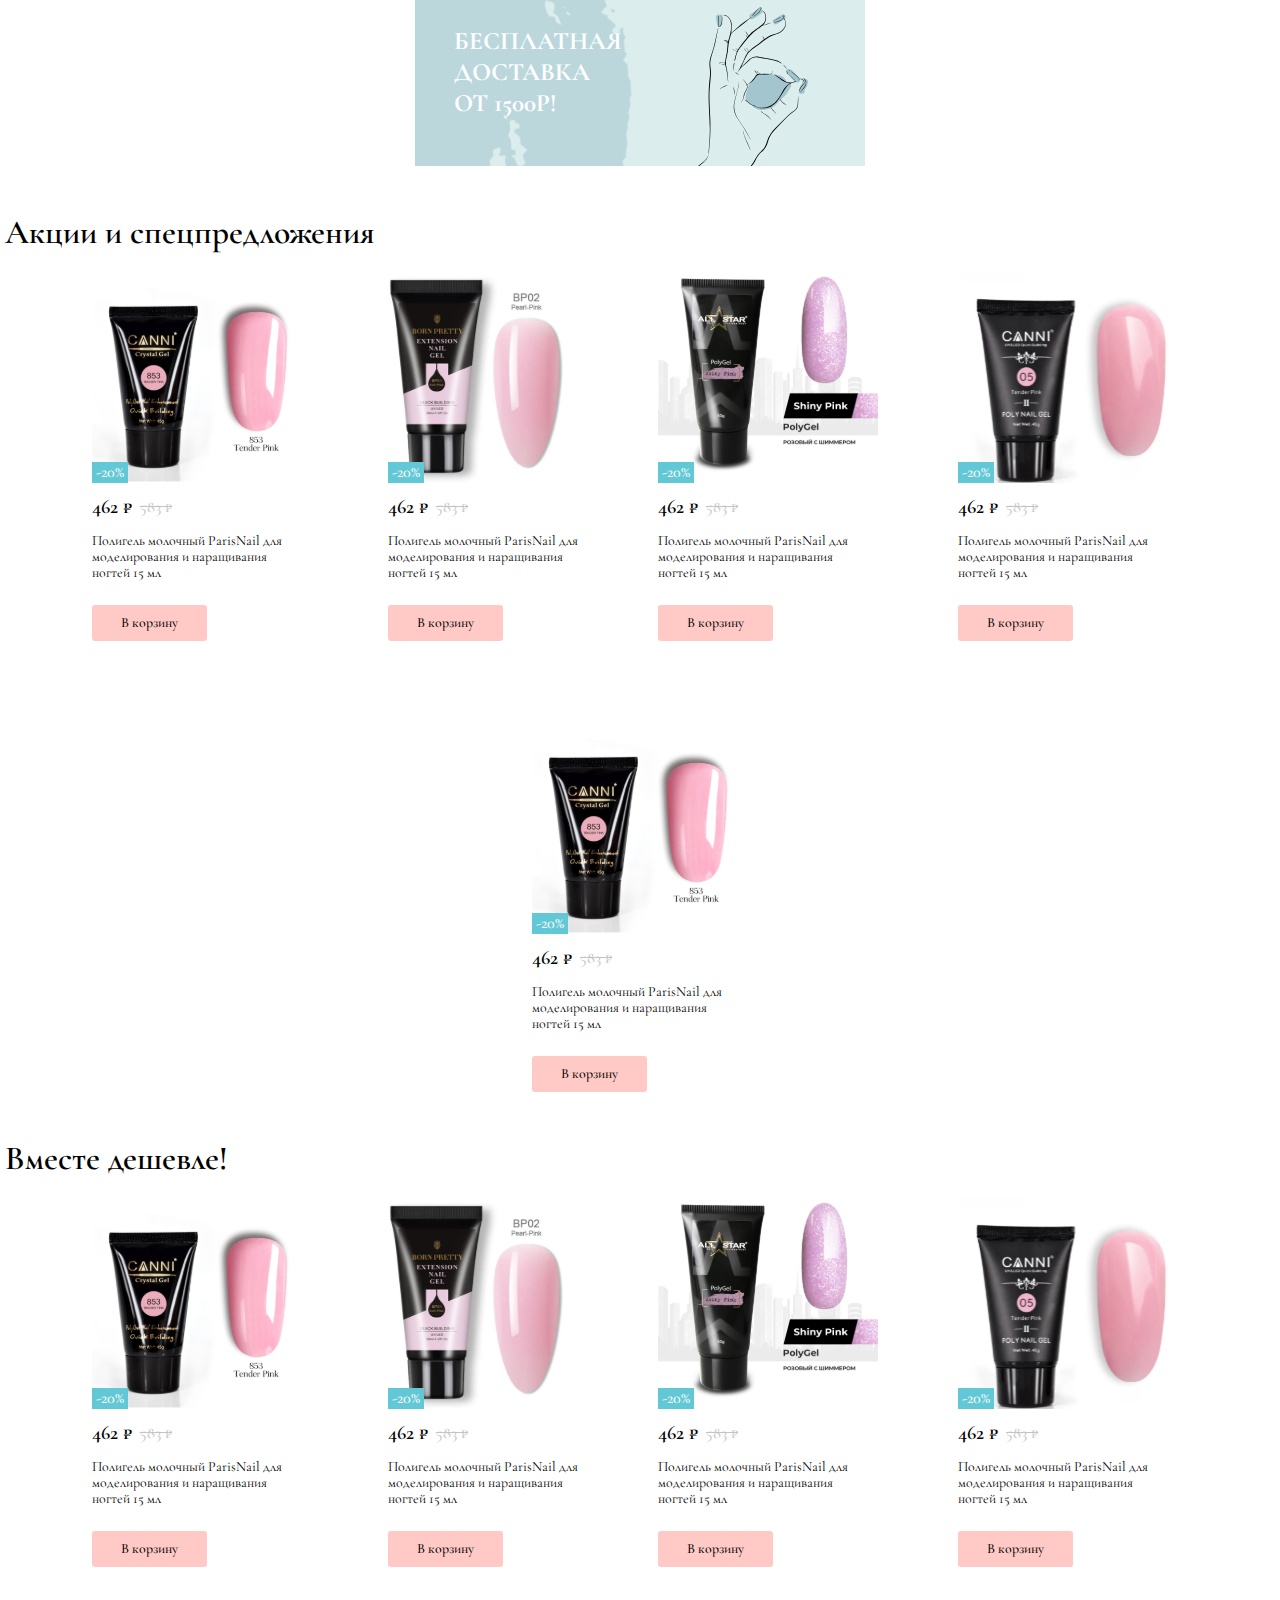
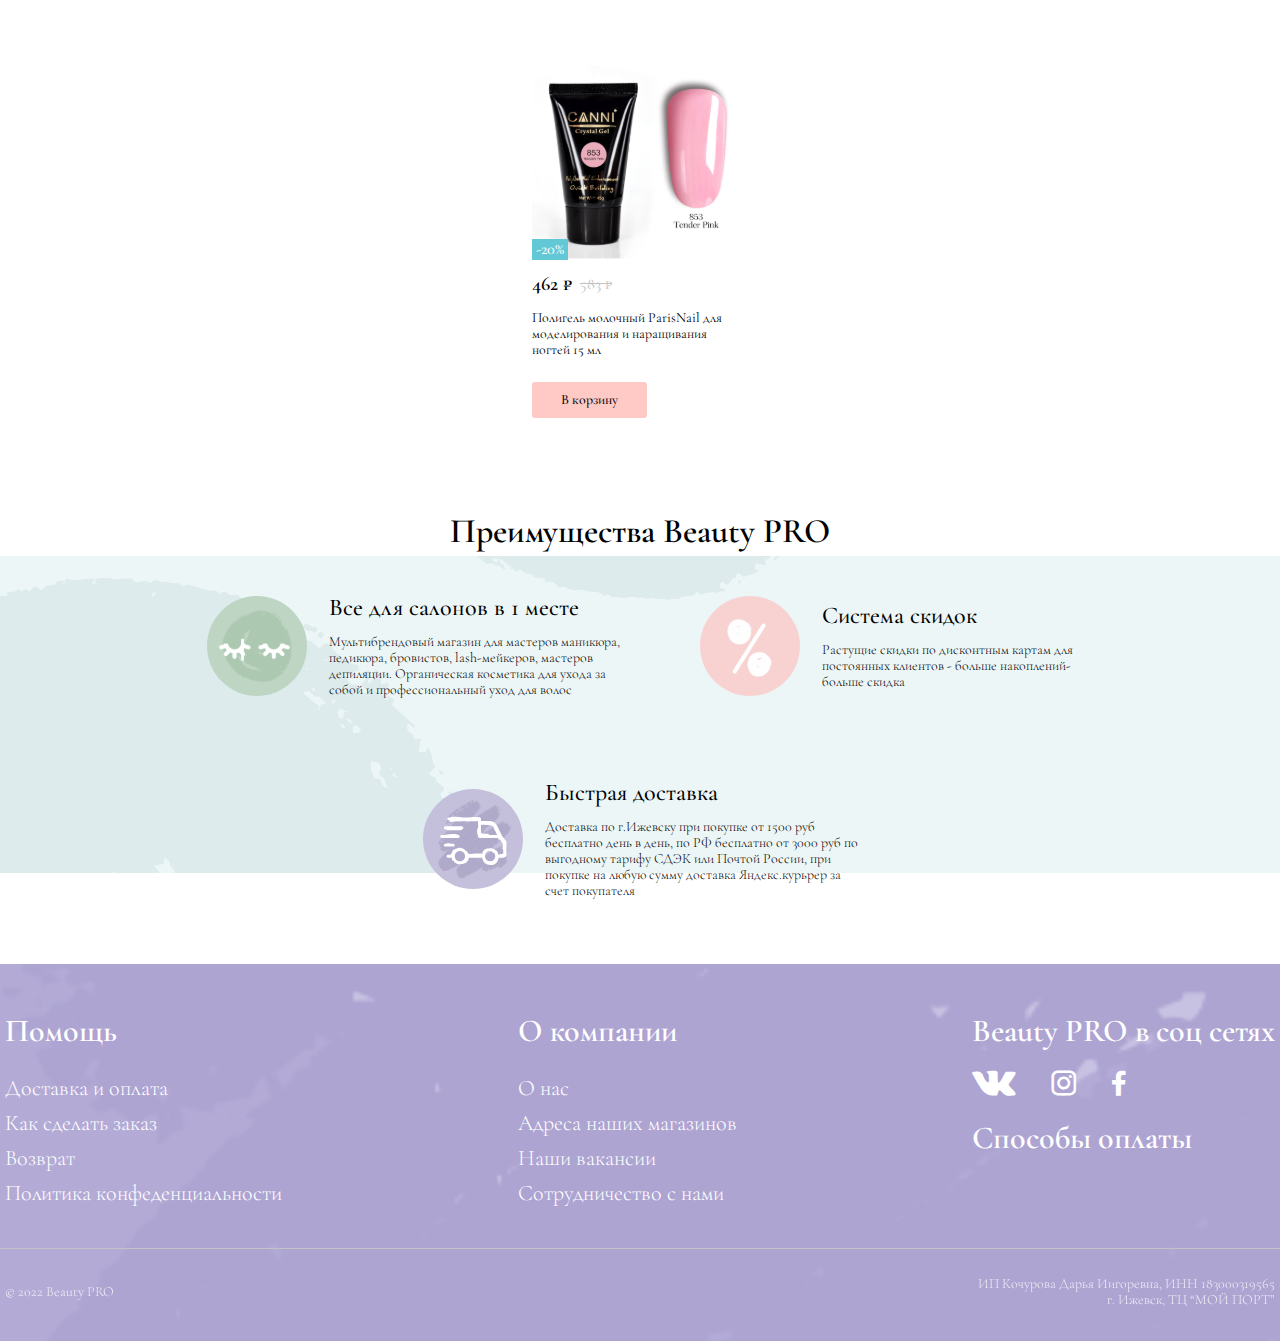
<file: home.html>
<!DOCTYPE html>
<html lang="ru">

<head>
	<title>Главная</title>
	<meta charset="UTF-8">
	<meta name="format-detection" content="telephone=no">
	<link rel="stylesheet" href="css/style.min.css?_v=20220709173258">
	<link rel="shortcut icon" href="favicon.ico">
	<!-- <meta name="robots" content="noindex, nofollow"> -->
	<meta name="viewport" content="width=device-width, initial-scale=1.0">
</head>

<body>
	<div class="wrapper">
		<header class="header">
			<div data-da=".catalog-header__logotip, 726" class="header__menu menu">
				<button type="button" class="icon-menu"><span></span></button>
				<nav class="menu__body body-menu">
					<h1 class="body-menu__title">BEAUTY <span>PRO</span></h1>
					<div class="body-menu__items">
						<div data-spollers class="spollers">
							<div class="spollers__item">
								<button type="button" data-spoller class="spollers__title">Бренды</button>
								<div class="spollers__body">Content</div>
							</div>
							<div class="spollers__item">
								<button type="button" data-spoller class="spollers__title">Маникюр
								</button>
								<div class="spollers__body">Content</div>
							</div>
							<div class="spollers__item">
								<button type="button" data-spoller class="spollers__title">Педикюр</button>
								<div class="spollers__body">Content</div>
							</div>
							<div class="spollers__item">
								<button type="button" data-spoller class="spollers__title">Брови</button>
								<div class="spollers__body">Content</div>
							</div>
						</div>
					</div>
				</nav>
			</div>
			<div class="header__body">
				<div class="header__top top-header">
					<div class="top-header__container">
						<div class="top-header__body">
							<div class="top-header__items">
								<div class="top-header__item">8 (800) 2000-600</div>
								<div class="top-header__item">Ежедневно 7.00-22.00 (мск)</div>
								<div class="top-header__item"><a href="">Заказать звонок</a></div>
							</div>
							<div class="top-header__city">
								<div class="top-header__item">Ваш город: <a href="">Ижевск</a></div>
							</div>
						</div>
					</div>
				</div>
				<div class="header__catalog catalog-header">
					<div class="catalog-header__container">
						<div class="catalog-header__body">
							<div data-da=".catalog-header__items, 726" class="catalog-header__logotip">
								<a href="../home.html"><img src="img/icons/logo.svg?_v=1657366378861" alt="" class="catalog-header__logo"></a>
							</div>
							<div class="catalog-header__items">
								<div class="catalog-header__title _icon-catalog"><a href="../catalog.html">КАТАЛОГ</a></div>
								<ul class="catalog-header__list">
									<li class="catalog-header__item"><a href="" class="catalog-header__link"></a></li>
									<li class="catalog-header__item"><a href="" class="catalog-header__link"></a></li>
									<li class="catalog-header__item"><a href="" class="catalog-header__link"></a></li>
									<li class="catalog-header__item"><a href="" class="catalog-header__link"></a></li>
									<li class="catalog-header__item"><a href="" class="catalog-header__link"></a></li>
									<li class="catalog-header__item"><a href="" class="catalog-header__link"></a></li>
								</ul>
							</div>
							<div class="catalog-header__search">
								<input autocomplete="off" type="text" name="form[]" data-error="error" placeholder="Например: Лак для волос" class="catalog-header__input">
								<div class="catalog-header__lupa _icon-search"></div>
							</div>
							<div class="catalog-header__icons">
								<div class="catalog-header__profil _icon-person">Профиль</div>
								<div class="catalog-header__cart _icon-cart">Корзина</div>
							</div>
						</div>
					</div>
				</div>
				<div class="header__navigation navigation-header">
					<div class="navigation-header__container">
						<div class="navigation-header__body">
							<div class="navigation-header__nav">
								<li class="navigation-header__item"><a href="" class="navigation-header__link">Бренды</a></li>
								<li class="navigation-header__item"><a href="" class="navigation-header__link">брови</a></li>
								<li class="navigation-header__item"><a href="" class="navigation-header__link">маникюр</a></li>
								<li class="navigation-header__item"><a href="" class="navigation-header__link">ресницы</a></li>
								<li class="navigation-header__item"><a href="" class="navigation-header__link">депиляции</a>
								</li>
								<li class="navigation-header__item"><a href="" class="navigation-header__link">уход за собой</a>
								</li>
							</div>
							<div class="navigation-header__items">
								<div class="navigation-header__sale">Новинки</div>
								<div class="navigation-header__sale">Sale</div>
							</div>
						</div>
					</div>
				</div>
			</div>
		</header>
		<main class="page">
			<section class="page__slideshow slideshow-page">
				<div class="slideshow-page__container">
					<div class="slideshow-page__body">
						<div class="slideshow-page__slider">
							<div class="slideshow-page__swiper">
								<div class="slideshow-page__slide slide-slideshow">
									<div class="slide-slideshow__content">
										<h1 class="slide-slideshow__title">КИБЕР ПОНЕДЕЛЬНИК! <br>
											ФИКСИРУЕМ ЦЕНЫ!</h1>
										<div class="slide-slideshow__button">
											<a href="" class="slide-slideshow__btn"><span>Подробнее</span></a>
										</div>
									</div>
								</div>
								<div class="slideshow-page__slide slide-slideshow">
									<div class="slide-slideshow__content">
										<h1 class="slide-slideshow__title">КИБЕР ПОНЕДЕЛЬНИК! <br>
											ФИКСИРУЕМ ЦЕНЫ!</h1>
										<div class="slide-slideshow__button">
											<a href="" class="slide-slideshow__btn"><span>Подробнее</span></a>
										</div>
									</div>
								</div>
								<div class="slideshow-page__slide slide-slideshow">
									<div class="slide-slideshow__content">
										<h1 class="slide-slideshow__title">КИБЕР ПОНЕДЕЛЬНИК! <br>
											ФИКСИРУЕМ ЦЕНЫ!</h1>
										<div class="slide-slideshow__button">
											<a href="" class="slide-slideshow__btn"><span>Подробнее</span></a>
										</div>
									</div>
								</div>
								<div class="slideshow-page__slide slide-slideshow">
									<div class="slide-slideshow__content">
										<h1 class="slide-slideshow__title">КИБЕР ПОНЕДЕЛЬНИК! <br>
											ФИКСИРУЕМ ЦЕНЫ!</h1>
										<div class="slide-slideshow__button">
											<a href="" class="slide-slideshow__btn"><span>Подробнее</span></a>
										</div>
									</div>
								</div>
								<div class="slideshow-page__slide slide-slideshow">
									<div class="slide-slideshow__content">
										<h1 class="slide-slideshow__title">КИБЕР ПОНЕДЕЛЬНИК! <br>
											ФИКСИРУЕМ ЦЕНЫ!</h1>
										<div class="slide-slideshow__button">
											<a href="" class="slide-slideshow__btn"><span>Подробнее</span></a>
										</div>
									</div>
								</div>
								<div class="slideshow-page__slide slide-slideshow">
									<div class="slide-slideshow__content">
										<h1 class="slide-slideshow__title">КИБЕР ПОНЕДЕЛЬНИК! <br>
											ФИКСИРУЕМ ЦЕНЫ!</h1>
										<div class="slide-slideshow__button">
											<a href="" class="slide-slideshow__btn"><span>Подробнее</span></a>
										</div>
									</div>
								</div>
							</div>
							<div class="slideshow-page__controll controll-slideshow-page">
								<div class="controll-slideshow-page__dotts"></div>
							</div>
						</div>
					</div>
				</div>
			</section>
			<section class="page__categoey categoey-page">
				<div class="categoey-page__container">
					<div class="categoey-page__body">
						<h1 class="categoey-page__subtitle">Популярные категории</h1>
						<div class="categoey-page__items">
							<div class="categoey-page__block">
								<div class="categoey-page__image">
									<img src="img/category/09.svg?_v=1657366378861" alt="" class="categoey-page__img">
								</div>
								<div class="categoey-page__title">Маникюр <br>
									Педикюр</div>
							</div>
							<div class="categoey-page__block">
								<div class="categoey-page__image">
									<img src="img/category/02.svg?_v=1657366378861" alt="" class="categoey-page__img">
								</div>
								<div class="categoey-page__title">Депиляция <br> Шугаринг</div>
							</div>
							<div class="categoey-page__block">
								<div class="categoey-page__image">
									<img src="img/category/03.svg?_v=1657366378861" alt="" class="categoey-page__img">
								</div>
								<div class="categoey-page__title">Брови</div>
							</div>
							<div class="categoey-page__block">
								<div class="categoey-page__image">
									<img src="img/category/06.svg?_v=1657366378861" alt="" class="categoey-page__img">
								</div>
								<div class="categoey-page__title">Оборудование</div>
							</div>
							<div class="categoey-page__block">
								<div class="categoey-page__image">
									<img src="img/category/06.svg?_v=1657366378861" alt="" class="categoey-page__img">
								</div>
								<div class="categoey-page__title">Одноразовые <br>
									материалы</div>
							</div>
							<div class="categoey-page__block">
								<div class="categoey-page__image">
									<img src="img/category/06.svg?_v=1657366378861" alt="" class="categoey-page__img">
								</div>
								<div class="categoey-page__title">Органика и <br> уход</div>
							</div>
							<div class="categoey-page__block">
								<div class="categoey-page__image">
									<img src="img/category/03.svg?_v=1657366378861" alt="" class="categoey-page__img">
								</div>
								<div class="categoey-page__title">Ресницы</div>
							</div>
							<div class="categoey-page__block">
								<div class="categoey-page__image">
									<img src="img/category/06.svg?_v=1657366378861" alt="" class="categoey-page__img">
								</div>
								<div class="categoey-page__title">Сертификаты</div>
							</div>
							<div class="categoey-page__block">
								<div class="categoey-page__image">
									<img src="img/category/09.svg?_v=1657366378861" alt="" class="categoey-page__img">
								</div>
								<div class="categoey-page__title">Уход для волос</div>
							</div>
						</div>
					</div>
				</div>
			</section>
			<section class="page__brands brands-page">
				<div class="brands-page__container">
					<div class="brands-page__body">
						<h1 class="brands-page__title">Популярные бренды</h1>
						<div class="brands-page__background"></div>
						<div class="brands-page__items">
							<div class="brands-page__block">
								<div class="brands-page__image">
									<img src="img/brands/01.svg?_v=1657366378861" alt="" class="brands-page__img">
								</div>
								<div class="brands-page__sell">Распродажа <br>
									22.12.2022</div>
							</div>
							<div class="brands-page__block">
								<div class="brands-page__image">
									<img src="img/brands/02.svg?_v=1657366378861" alt="" class="brands-page__img">
								</div>
								<div class="brands-page__sell">Распродажа <br>
									22.12.2022</div>
							</div>
							<div class="brands-page__block">
								<div class="brands-page__image">
									<img src="img/brands/03.svg?_v=1657366378861" alt="" class="brands-page__img">
								</div>
								<div class="brands-page__sell">Распродажа <br>
									22.12.2022</div>
							</div>
							<div class="brands-page__block">
								<div class="brands-page__image">
									<img src="img/brands/04.svg?_v=1657366378861" alt="" class="brands-page__img">
								</div>
								<div class="brands-page__sell">Распродажа <br>
									22.12.2022</div>
							</div>
							<div class="brands-page__block">
								<div class="brands-page__image">
									<img src="img/brands/05.svg?_v=1657366378861" alt="" class="brands-page__img">
								</div>
								<div class="brands-page__sell">Распродажа <br>
									22.12.2022</div>
							</div>
							<div class="brands-page__block">
								<div class="brands-page__image">
									<img src="img/brands/06.svg?_v=1657366378861" alt="" class="brands-page__img">
								</div>
								<div class="brands-page__sell">Распродажа <br>
									22.12.2022</div>
							</div>
							<div class="brands-page__block">
								<div class="brands-page__image">
									<img src="img/brands/01.svg?_v=1657366378861" alt="" class="brands-page__img">
								</div>
								<div class="brands-page__sell">Распродажа <br>
									22.12.2022</div>
							</div>
							<div class="brands-page__block">
								<div class="brands-page__image">
									<img src="img/brands/02.svg?_v=1657366378861" alt="" class="brands-page__img">
								</div>
								<div class="brands-page__sell">Распродажа <br>
									22.12.2022</div>
							</div>
						</div>
					</div>
				</div>
			</section>
			<section class="page__product product-page">
				<div class="product-page__container">
					<div class="product-page__body">
						<h1 class="brands-page__title">Рекомендуемые товары</h1>
						<div class="product-page__items">
							<div class="product-page__block">
								<div class="product-page__image">
									<img src="img/product/01.svg?_v=1657366378861" alt="" class="product-page__img">
									<span>-20%</span>
								</div>
								<div class="product-page__cost">
									<div class="product-page__sum">462 ₽ </div>
									<div class="product-page__striked"><strike>583 ₽</strike></div>
								</div>
								<div class="product-page__about">Полигель молочный ParisNail для <br> моделирования и
									наращивания <br> ногтей 15 мл</div>
								<div class="product-page__button">
									<a href="" class="product-page__btn">В корзину</a>
								</div>
							</div>
							<div class="product-page__block">
								<div class="product-page__image">
									<img src="img/product/02.svg?_v=1657366378861" alt="" class="product-page__img">
									<span>-20%</span>
								</div>
								<div class="product-page__cost">
									<div class="product-page__sum">462 ₽ </div>
									<div class="product-page__striked"><strike>583 ₽</strike></div>
								</div>
								<div class="product-page__about">Полигель молочный ParisNail для <br> моделирования и
									наращивания <br> ногтей 15 мл</div>
								<div class="product-page__button">
									<a href="" class="product-page__btn">В корзину</a>
								</div>
							</div>
							<div class="product-page__block">
								<div class="product-page__image">
									<img src="img/product/03.svg?_v=1657366378861" alt="" class="product-page__img">
									<span>-20%</span>
								</div>
								<div class="product-page__cost">
									<div class="product-page__sum">462 ₽ </div>
									<div class="product-page__striked"><strike>583 ₽</strike></div>
								</div>
								<div class="product-page__about">Полигель молочный ParisNail для <br> моделирования и
									наращивания <br> ногтей 15 мл</div>
								<div class="product-page__button">
									<a href="" class="product-page__btn">В корзину</a>
								</div>
							</div>
							<div class="product-page__block">
								<div class="product-page__image">
									<img src="img/product/04.svg?_v=1657366378861" alt="" class="product-page__img">
									<span>-20%</span>
								</div>
								<div class="product-page__cost">
									<div class="product-page__sum">462 ₽ </div>
									<div class="product-page__striked"><strike>583 ₽</strike></div>
								</div>
								<div class="product-page__about">Полигель молочный ParisNail для <br> моделирования и
									наращивания <br> ногтей 15 мл</div>
								<div class="product-page__button">
									<a href="" class="product-page__btn">В корзину</a>
								</div>
							</div>
							<div class="product-page__block">
								<div class="product-page__image">
									<img src="img/product/01.svg?_v=1657366378861" alt="" class="product-page__img">
									<span>-20%</span>
								</div>
								<div class="product-page__cost">
									<div class="product-page__sum">462 ₽ </div>
									<div class="product-page__striked"><strike>583 ₽</strike></div>
								</div>
								<div class="product-page__about">Полигель молочный ParisNail для <br> моделирования и
									наращивания <br> ногтей 15 мл</div>
								<div class="product-page__button">
									<a href="" class="product-page__btn">В корзину</a>
								</div>
							</div>
						</div>
					</div>
				</div>
			</section>
			<section class="page__mask mask-page">
				<div class="mask-page__container">
					<div class="mask-page__body">
						<div class="mask-page__block">
							<div class="mask-page__image">
								<img src="img/mask/01.svg?_v=1657366378861" alt="" class="mask-page__img">
							</div>
							<div class="mask-page__title">Новинка <br>
								в каталоге! <br>
								Луи Филипп</div>
						</div>
						<div class="mask-page__block">
							<div class="mask-page__image">
								<img src="img/mask/02.svg?_v=1657366378861" alt="" class="mask-page__img">
							</div>
							<div class="mask-page__title">Доставим <br>
								точно <br>
								день в день!</div>
						</div>
						<div class="mask-page__block">
							<div class="mask-page__image">
								<img src="img/mask/03.svg?_v=1657366378861" alt="" class="mask-page__img">
							</div>
							<div class="mask-page__title">Бесплатная <br>
								доставка <br>
								от 1500р!</div>
						</div>
					</div>
				</div>
			</section>
			<section class="page__product product-page">
				<div class="product-page__container">
					<div class="product-page__body">
						<h1 class="brands-page__title">Акции и спецпредложения</h1>
						<div class="product-page__items">
							<div class="product-page__block">
								<div class="product-page__image">
									<img src="img/product/01.svg?_v=1657366378861" alt="" class="product-page__img">
									<span>-20%</span>
								</div>
								<div class="product-page__cost">
									<div class="product-page__sum">462 ₽ </div>
									<div class="product-page__striked"><strike>583 ₽</strike></div>
								</div>
								<div class="product-page__about">Полигель молочный ParisNail для <br> моделирования и
									наращивания <br> ногтей 15 мл</div>
								<div class="product-page__button">
									<a href="towar.html" class="product-page__btn">В корзину</a>
								</div>
							</div>
							<div class="product-page__block">
								<div class="product-page__image">
									<img src="img/product/02.svg?_v=1657366378861" alt="" class="product-page__img">
									<span>-20%</span>
								</div>
								<div class="product-page__cost">
									<div class="product-page__sum">462 ₽ </div>
									<div class="product-page__striked"><strike>583 ₽</strike></div>
								</div>
								<div class="product-page__about">Полигель молочный ParisNail для <br> моделирования и
									наращивания <br> ногтей 15 мл</div>
								<div class="product-page__button">
									<a href="towar.html" class="product-page__btn">В корзину</a>
								</div>
							</div>
							<div class="product-page__block">
								<div class="product-page__image">
									<img src="img/product/03.svg?_v=1657366378861" alt="" class="product-page__img">
									<span>-20%</span>
								</div>
								<div class="product-page__cost">
									<div class="product-page__sum">462 ₽ </div>
									<div class="product-page__striked"><strike>583 ₽</strike></div>
								</div>
								<div class="product-page__about">Полигель молочный ParisNail для <br> моделирования и
									наращивания <br> ногтей 15 мл</div>
								<div class="product-page__button">
									<a href="towar.html" class="product-page__btn">В корзину</a>
								</div>
							</div>
							<div class="product-page__block">
								<div class="product-page__image">
									<img src="img/product/04.svg?_v=1657366378861" alt="" class="product-page__img">
									<span>-20%</span>
								</div>
								<div class="product-page__cost">
									<div class="product-page__sum">462 ₽ </div>
									<div class="product-page__striked"><strike>583 ₽</strike></div>
								</div>
								<div class="product-page__about">Полигель молочный ParisNail для <br> моделирования и
									наращивания <br> ногтей 15 мл</div>
								<div class="product-page__button">
									<a href="towar.html" class="product-page__btn">В корзину</a>
								</div>
							</div>
							<div class="product-page__block">
								<div class="product-page__image">
									<img src="img/product/01.svg?_v=1657366378861" alt="" class="product-page__img">
									<span>-20%</span>
								</div>
								<div class="product-page__cost">
									<div class="product-page__sum">462 ₽ </div>
									<div class="product-page__striked"><strike>583 ₽</strike></div>
								</div>
								<div class="product-page__about">Полигель молочный ParisNail для <br> моделирования и
									наращивания <br> ногтей 15 мл</div>
								<div class="product-page__button">
									<a href="towar.html" class="product-page__btn">В корзину</a>
								</div>
							</div>
						</div>
					</div>
				</div>
			</section>
			<section class="page__product product-page">
				<div class="product-page__container">
					<div class="product-page__body">
						<h1 class="brands-page__title">Вместе дешевле!</h1>
						<div class="product-page__items">
							<div class="product-page__block">
								<div class="product-page__image">
									<img src="img/product/01.svg?_v=1657366378861" alt="" class="product-page__img">
									<span>-20%</span>
								</div>
								<div class="product-page__cost">
									<div class="product-page__sum">462 ₽ </div>
									<div class="product-page__striked"><strike>583 ₽</strike></div>
								</div>
								<div class="product-page__about">Полигель молочный ParisNail для <br> моделирования и
									наращивания <br> ногтей 15 мл</div>
								<div class="product-page__button">
									<a href="towar.html" class="product-page__btn">В корзину</a>
								</div>
							</div>
							<div class="product-page__block">
								<div class="product-page__image">
									<img src="img/product/02.svg?_v=1657366378861" alt="" class="product-page__img">
									<span>-20%</span>
								</div>
								<div class="product-page__cost">
									<div class="product-page__sum">462 ₽ </div>
									<div class="product-page__striked"><strike>583 ₽</strike></div>
								</div>
								<div class="product-page__about">Полигель молочный ParisNail для <br> моделирования и
									наращивания <br> ногтей 15 мл</div>
								<div class="product-page__button">
									<a href="towar.html" class="product-page__btn">В корзину</a>
								</div>
							</div>
							<div class="product-page__block">
								<div class="product-page__image">
									<img src="img/product/03.svg?_v=1657366378861" alt="" class="product-page__img">
									<span>-20%</span>
								</div>
								<div class="product-page__cost">
									<div class="product-page__sum">462 ₽ </div>
									<div class="product-page__striked"><strike>583 ₽</strike></div>
								</div>
								<div class="product-page__about">Полигель молочный ParisNail для <br> моделирования и
									наращивания <br> ногтей 15 мл</div>
								<div class="product-page__button">
									<a href="towar.html" class="product-page__btn">В корзину</a>
								</div>
							</div>
							<div class="product-page__block">
								<div class="product-page__image">
									<img src="img/product/04.svg?_v=1657366378861" alt="" class="product-page__img">
									<span>-20%</span>
								</div>
								<div class="product-page__cost">
									<div class="product-page__sum">462 ₽ </div>
									<div class="product-page__striked"><strike>583 ₽</strike></div>
								</div>
								<div class="product-page__about">Полигель молочный ParisNail для <br> моделирования и
									наращивания <br> ногтей 15 мл</div>
								<div class="product-page__button">
									<a href="towar.html" class="product-page__btn">В корзину</a>
								</div>
							</div>
							<div class="product-page__block">
								<div class="product-page__image">
									<img src="img/product/01.svg?_v=1657366378861" alt="" class="product-page__img">
									<span>-20%</span>
								</div>
								<div class="product-page__cost">
									<div class="product-page__sum">462 ₽ </div>
									<div class="product-page__striked"><strike>583 ₽</strike></div>
								</div>
								<div class="product-page__about">Полигель молочный ParisNail для <br> моделирования и
									наращивания <br> ногтей 15 мл</div>
								<div class="product-page__button">
									<a href="towar.html" class="product-page__btn">В корзину</a>
								</div>
							</div>
						</div>
					</div>
				</div>
			</section>
			<section class="page__advantage advantage-page">
				<div class="advantage-page__container">
					<div class="advantage-page__body">
						<h1 class="advantage-page__title">Преимущества Beauty PRO</h1>
						<div class="advantage-page__items">
							<div class="advantage-page__block">
								<div class="advantage-page__left">
									<img src="img/advantage/01.svg?_v=1657366378861" alt="" class="advantage-page__img">
								</div>
								<div class="advantage-page__right">
									<div class="advantage-page__subtitle">Все для салонов в 1 месте</div>
									<div class="advantage-page__text">Мультибрендовый магазин для мастеров маникюра,
										<br>
										педикюра, бровистов, lash-мейкеров, мастеров<br> депиляции. Органическая
										косметика
										для ухода за<br> собой и профессиональный уход для волос
									</div>
								</div>
							</div>
							<div class="advantage-page__block">
								<div class="advantage-page__left">
									<img src="img/advantage/02.svg?_v=1657366378861" alt="" class="advantage-page__img">
								</div>
								<div class="advantage-page__right">
									<div class="advantage-page__subtitle">Система скидок</div>
									<div class="advantage-page__text">Растущие скидки по дисконтным картам для<br>
										постоянных клиентов - больше накоплений-<br>больше скидка</div>
								</div>
							</div>
							<div class="advantage-page__block">
								<div class="advantage-page__left">
									<img src="img/advantage/03.svg?_v=1657366378861" alt="" class="advantage-page__img">
								</div>
								<div class="advantage-page__right">
									<div class="advantage-page__subtitle">Быстрая доставка</div>
									<div class="advantage-page__text">Доставка по г.Ижевску при покупке от 1500 руб<br>
										бесплатно день в день, по РФ бесплатно от 3000 руб по<br> выгодному тарифу СДЭК
										или
										Почтой России, при<br> покупке на любую сумму доставка Яндекс.курьрер за<br>
										счет
										покупателя</div>
								</div>
							</div>
						</div>
					</div>
				</div>
			</section>
		</main>
		<footer class="footer">
			<div class="footer__body">
				<div class="footer__container">
					<div class="footer__top top-footer">
						<div class="top-footer__body">
							<div class="top-footer__navigation">
								<div class="top-footer__title">Помощь</div>
								<div class="top-footer__nav">
									<a href="" class="top-footer__link">Доставка и оплата</a>
									<a href="" class="top-footer__link">Как сделать заказ</a>
									<a href="" class="top-footer__link">Возврат</a>
									<a href="" class="top-footer__link">Политика конфеденциальности</a>
								</div>
							</div>
							<div class="top-footer__navigation">
								<div class="top-footer__title">О компании</div>
								<div class="top-footer__nav">
									<a href="" class="top-footer__link">О нас</a>
									<a href="" class="top-footer__link">Адреса наших магазинов</a>
									<a href="" class="top-footer__link">Наши вакансии</a>
									<a href="" class="top-footer__link">Сотрудничество с нами</a>
								</div>
							</div>
							<div class="top-footer__socials">
								<div class="top-footer__title">Beauty PRO в соц сетях</div>
								<div class="top-footer__icons">
									<a href="" class="top-footer__ic _icon-vk"></a>
									<a href="" class="top-footer__ic _icon-inst"></a>
									<a href="" class="top-footer__ic _icon-facebook"></a>
								</div>
								<a href="" class="top-footer__paid">Способы оплаты</a>
							</div>
						</div>
					</div>
				</div>
				<div class="footer__bottom bottom-footer">
					<div class="footer__container">
						<div class="bottom-footer__body">
							<div class="bottom-footer__left">© 2022 Beauty PRO</div>
							<div class="bottom-footer__right">ИП Кочурова Дарья Иигоревна, ИНН 183000319565 <br>
								г. Ижевск, ТЦ “МОЙ ПОРТ”</div>
						</div>
					</div>
				</div>

			</div>
		</footer>
	</div>
	<!-- 
<div id="popup" aria-hidden="true" class="popup">
	<div class="popup__wrapper">
		<div class="popup__content">
			<button data-close type="button" class="popup__close">Закрыть</button>
			<div class="popup__text">
			</div>
		</div>
	</div>
</div>
 -->

	<script src="js/app.min.js?_v=20220709173258"></script>
</body>

</html>
</file>
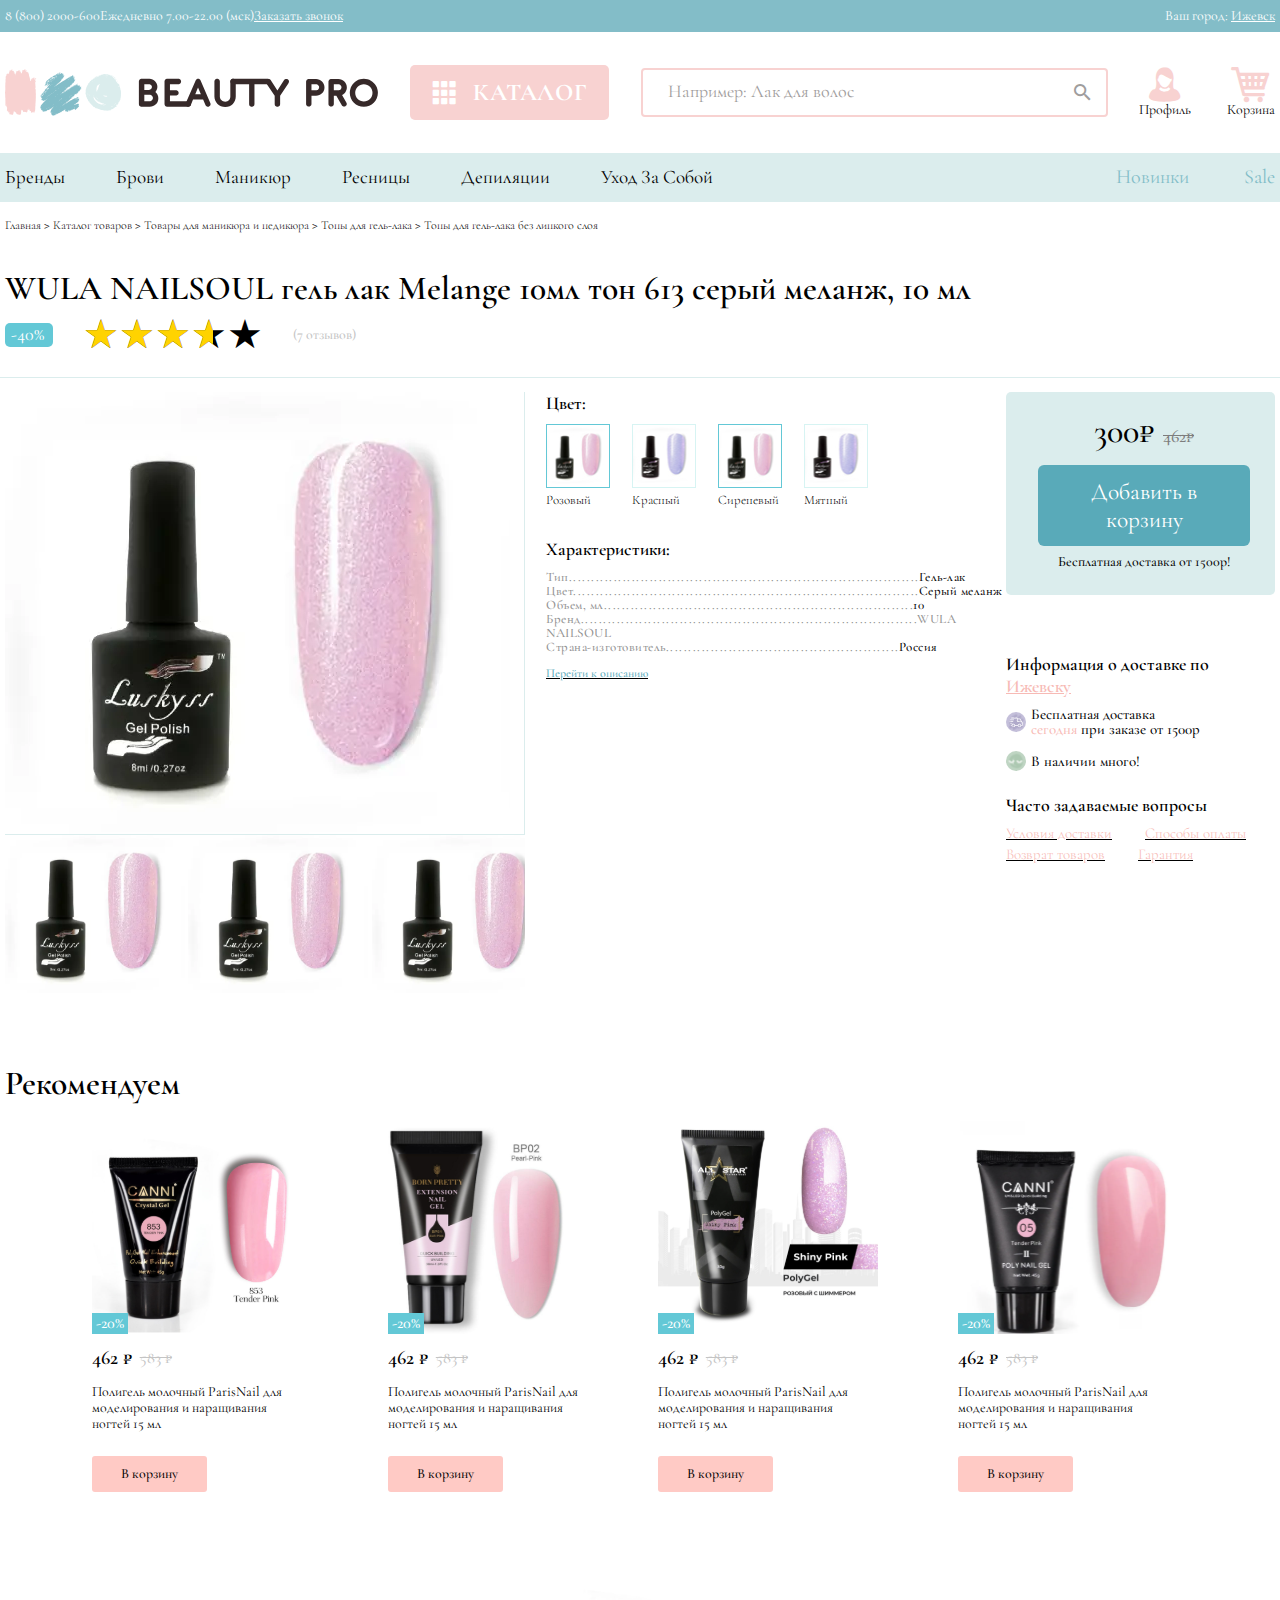
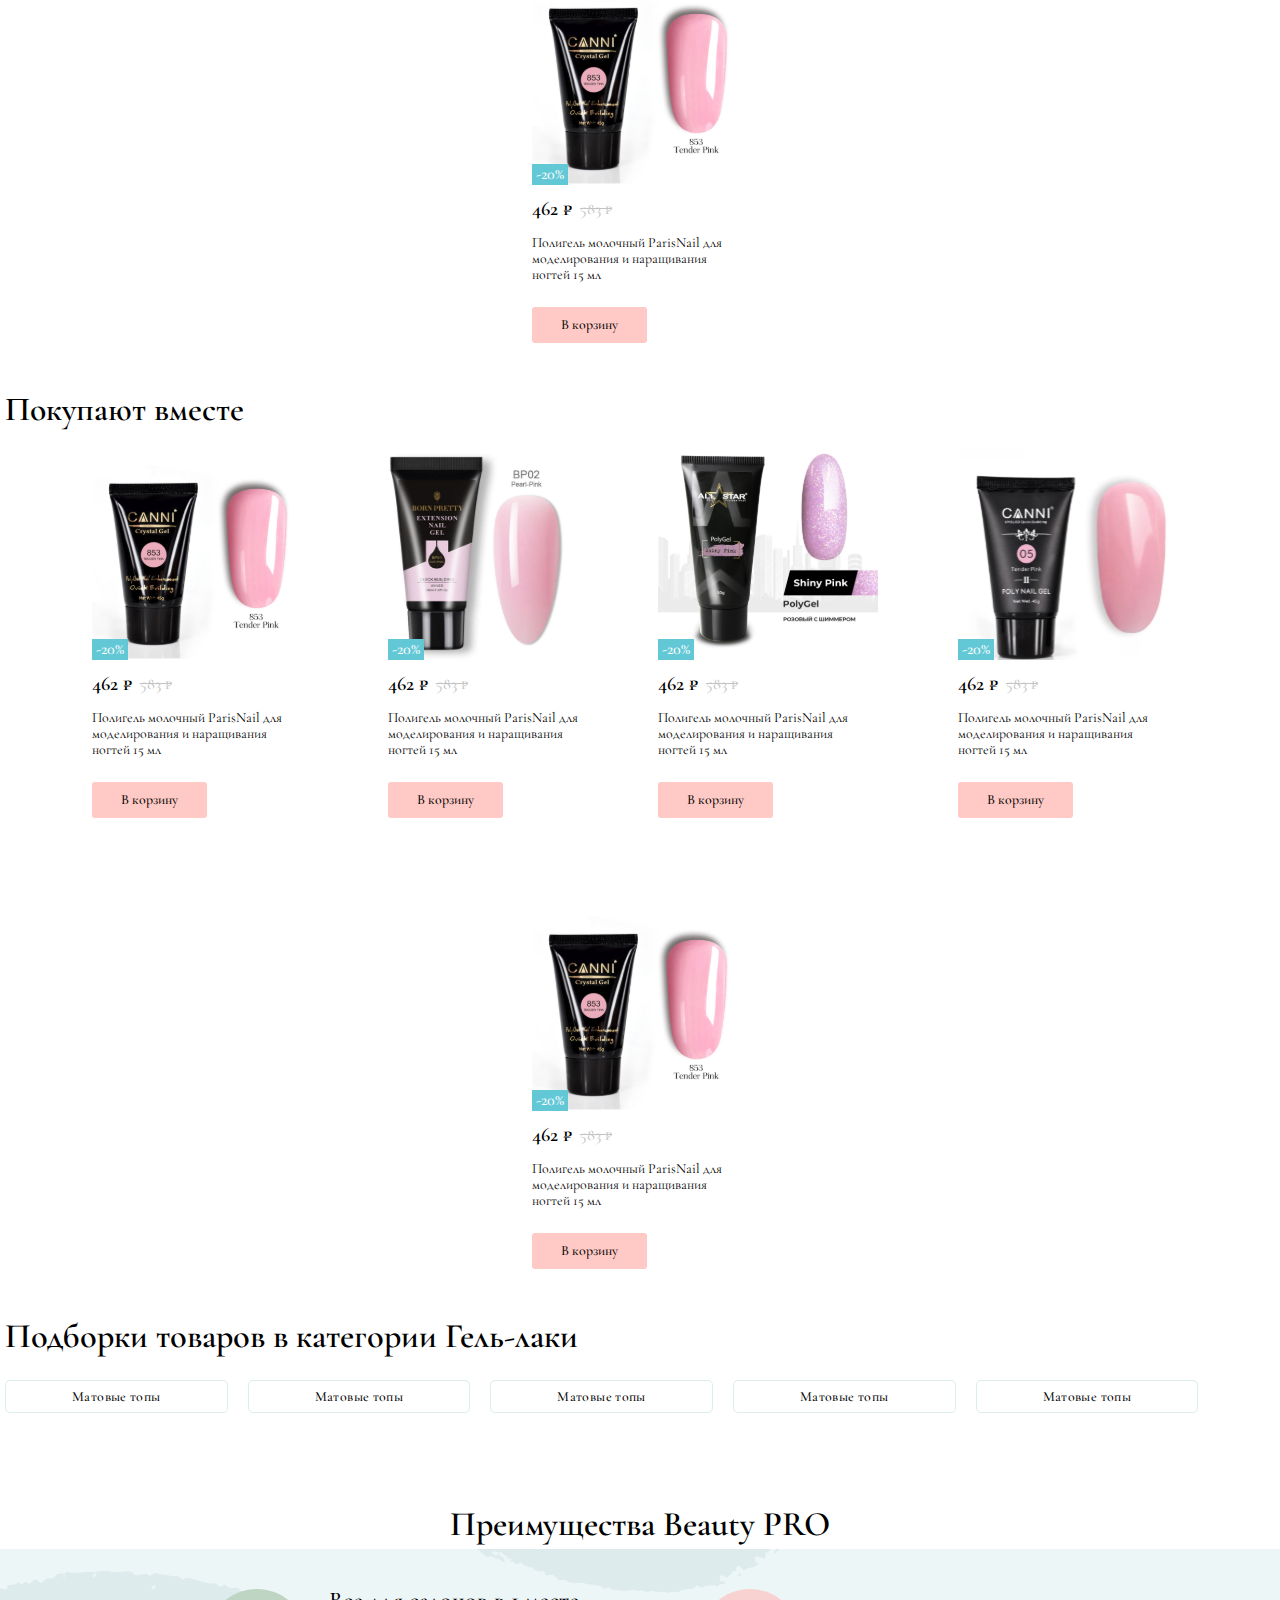
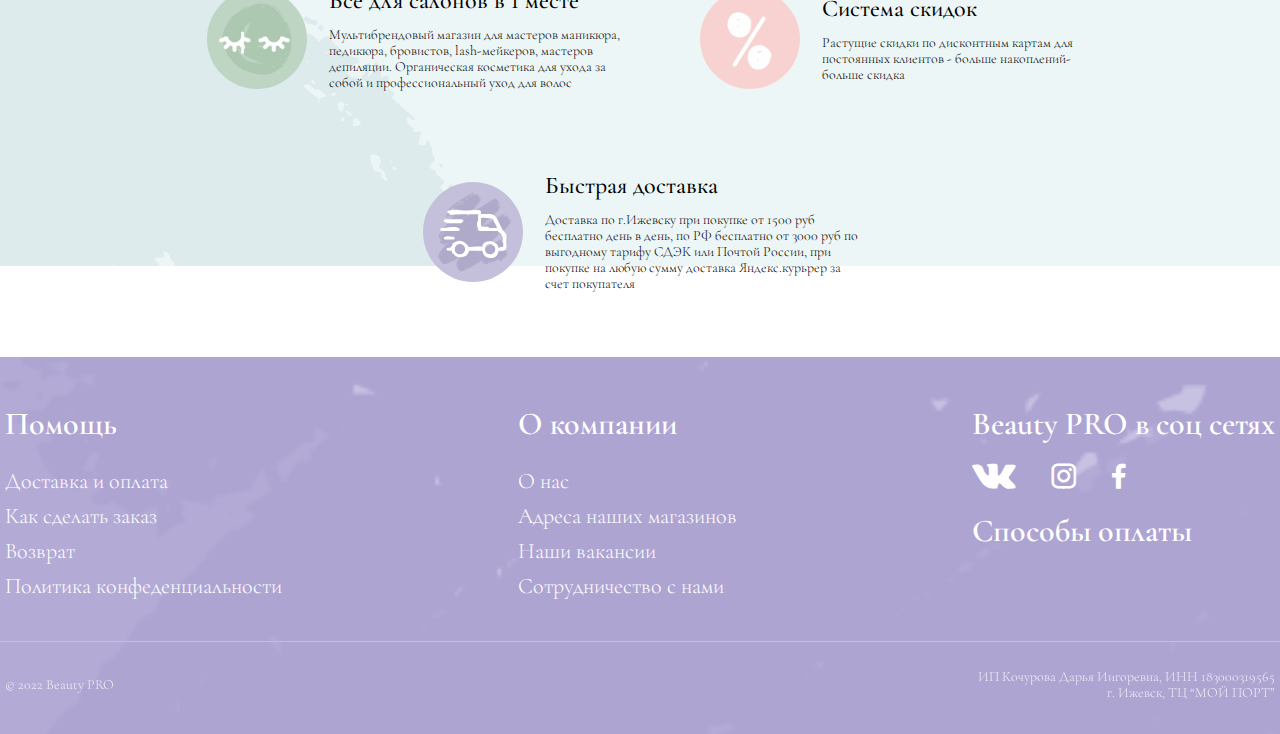
<file: towar.html>
<!DOCTYPE html>
<html lang="ru">

<head>
	<title>Главная</title>
	<meta charset="UTF-8">
	<meta name="format-detection" content="telephone=no">
	<link rel="stylesheet" href="css/style.min.css?_v=20220709173258">
	<link rel="shortcut icon" href="favicon.ico">
	<!-- <meta name="robots" content="noindex, nofollow"> -->
	<meta name="viewport" content="width=device-width, initial-scale=1.0">
</head>

<body>
	<div class="wrapper">
		<header class="header">
			<div data-da=".catalog-header__logotip, 726" class="header__menu menu">
				<button type="button" class="icon-menu"><span></span></button>
				<nav class="menu__body body-menu">
					<h1 class="body-menu__title">BEAUTY <span>PRO</span></h1>
					<div class="body-menu__items">
						<div data-spollers class="spollers">
							<div class="spollers__item">
								<button type="button" data-spoller class="spollers__title">Бренды</button>
								<div class="spollers__body">Content</div>
							</div>
							<div class="spollers__item">
								<button type="button" data-spoller class="spollers__title">Маникюр
								</button>
								<div class="spollers__body">Content</div>
							</div>
							<div class="spollers__item">
								<button type="button" data-spoller class="spollers__title">Педикюр</button>
								<div class="spollers__body">Content</div>
							</div>
							<div class="spollers__item">
								<button type="button" data-spoller class="spollers__title">Брови</button>
								<div class="spollers__body">Content</div>
							</div>
						</div>
					</div>
				</nav>
			</div>
			<div class="header__body">
				<div class="header__top top-header">
					<div class="top-header__container">
						<div class="top-header__body">
							<div class="top-header__items">
								<div class="top-header__item">8 (800) 2000-600</div>
								<div class="top-header__item">Ежедневно 7.00-22.00 (мск)</div>
								<div class="top-header__item"><a href="">Заказать звонок</a></div>
							</div>
							<div class="top-header__city">
								<div class="top-header__item">Ваш город: <a href="">Ижевск</a></div>
							</div>
						</div>
					</div>
				</div>
				<div class="header__catalog catalog-header">
					<div class="catalog-header__container">
						<div class="catalog-header__body">
							<div data-da=".catalog-header__items, 726" class="catalog-header__logotip">
								<a href="../home.html"><img src="img/icons/logo.svg?_v=1657366378861" alt="" class="catalog-header__logo"></a>
							</div>
							<div class="catalog-header__items">
								<div class="catalog-header__title _icon-catalog"><a href="../catalog.html">КАТАЛОГ</a></div>
								<ul class="catalog-header__list">
									<li class="catalog-header__item"><a href="" class="catalog-header__link"></a></li>
									<li class="catalog-header__item"><a href="" class="catalog-header__link"></a></li>
									<li class="catalog-header__item"><a href="" class="catalog-header__link"></a></li>
									<li class="catalog-header__item"><a href="" class="catalog-header__link"></a></li>
									<li class="catalog-header__item"><a href="" class="catalog-header__link"></a></li>
									<li class="catalog-header__item"><a href="" class="catalog-header__link"></a></li>
								</ul>
							</div>
							<div class="catalog-header__search">
								<input autocomplete="off" type="text" name="form[]" data-error="error" placeholder="Например: Лак для волос" class="catalog-header__input">
								<div class="catalog-header__lupa _icon-search"></div>
							</div>
							<div class="catalog-header__icons">
								<div class="catalog-header__profil _icon-person">Профиль</div>
								<div class="catalog-header__cart _icon-cart">Корзина</div>
							</div>
						</div>
					</div>
				</div>
				<div class="header__navigation navigation-header">
					<div class="navigation-header__container">
						<div class="navigation-header__body">
							<div class="navigation-header__nav">
								<li class="navigation-header__item"><a href="" class="navigation-header__link">Бренды</a></li>
								<li class="navigation-header__item"><a href="" class="navigation-header__link">брови</a></li>
								<li class="navigation-header__item"><a href="" class="navigation-header__link">маникюр</a></li>
								<li class="navigation-header__item"><a href="" class="navigation-header__link">ресницы</a></li>
								<li class="navigation-header__item"><a href="" class="navigation-header__link">депиляции</a>
								</li>
								<li class="navigation-header__item"><a href="" class="navigation-header__link">уход за собой</a>
								</li>
							</div>
							<div class="navigation-header__items">
								<div class="navigation-header__sale">Новинки</div>
								<div class="navigation-header__sale">Sale</div>
							</div>
						</div>
					</div>
				</div>
			</div>
		</header>
		<main class="towar">
			<section class="cata__links links-cata">
				<div class="links-cata__container">
					<div class="links-cata__body"><a href="">Главная</a> > <a href="">Каталог товаров</a> > <a href="">Товары для маникюра и педикюра</a> > <a href="">Топы для
							гель-лака</a> > <a href="">Топы для гель-лака без
							липкого слоя</a></div>
				</div>
			</section>
			<section class="towar__top top-towar">
				<div class="top-towar__container">
					<div class="top-towar__body">
						<h1 class="top-towar__title">WULA NAILSOUL гель лак Melange 10мл тон 613 серый меланж, 10 мл
						</h1>
						<div class="top-towar__items">
							<div class="top-towar__discound">-40%</div>
							<div class="top-towar__rate">
								<div class="rating rating_set">
									<div class="rating__body">
										<div class="rating__active"></div>
										<div class="rating__items"><input type="radio" class="rating__item" value="1" name="rating"><input type="radio" class="rating__item" value="2" name="rating"><input type="radio" class="rating__item" value="3" name="rating"><input type="radio" class="rating__item" value="4" name="rating"><input type="radio" class="rating__item" value="5" name="rating"></div>
									</div>
									<div hidden class="rating__value">3.6</div>
								</div>
							</div>
							<div class="top-towar__feedback">(7 отзывов)</div>
						</div>
					</div>
				</div>
			</section>
			<section class="towar__product product-towar">
				<div class="product-towar__container">
					<div class="product-towar__main main-product">
						<div class="main-product__images images-product">
							<div class="images-product__slider">
								<div class="images-product__swiper">
									<div class="images-product__slide">
										<picture><source srcset="img/thumbs/01.webp" type="image/webp"><img src="img/thumbs/01.jpg?_v=1657366378861" alt=""></picture>
									</div>
									<div class="images-product__slide">
										<picture><source srcset="img/thumbs/01.webp" type="image/webp"><img src="img/thumbs/01.jpg?_v=1657366378861" alt=""></picture>
									</div>
									<div class="images-product__slide">
										<picture><source srcset="img/thumbs/01.webp" type="image/webp"><img src="img/thumbs/01.jpg?_v=1657366378861" alt=""></picture>
									</div>
									<div class="images-product__slide">
										<picture><source srcset="img/thumbs/01.webp" type="image/webp"><img src="img/thumbs/01.jpg?_v=1657366378861" alt=""></picture>
									</div>
									<div class="images-product__slide">
										<picture><source srcset="img/thumbs/01.webp" type="image/webp"><img src="img/thumbs/01.jpg?_v=1657366378861" alt=""></picture>
									</div>
								</div>
							</div>
							<div class="images-product__thumbs thumbs-images">
								<div class="thumbs-images__swiper">
									<div class="thumbs-images__slide">
										<picture><source srcset="img/thumbs/01.webp" type="image/webp"><img src="img/thumbs/01.jpg?_v=1657366378861" alt=""></picture>
									</div>
									<div class="thumbs-images__slide">
										<picture><source srcset="img/thumbs/01.webp" type="image/webp"><img src="img/thumbs/01.jpg?_v=1657366378861" alt=""></picture>
									</div>
									<div class="thumbs-images__slide">
										<picture><source srcset="img/thumbs/01.webp" type="image/webp"><img src="img/thumbs/01.jpg?_v=1657366378861" alt=""></picture>
									</div>
									<div class="thumbs-images__slide">
										<picture><source srcset="img/thumbs/01.webp" type="image/webp"><img src="img/thumbs/01.jpg?_v=1657366378861" alt=""></picture>
									</div>
									<div class="thumbs-images__slide">
										<picture><source srcset="img/thumbs/01.webp" type="image/webp"><img src="img/thumbs/01.jpg?_v=1657366378861" alt=""></picture>
									</div>
								</div>
							</div>
						</div>
						<div class="main-product__catacter catacter-product">
							<div class="catacter-product__body">
								<div class="catacter-product__specifications specifications-catacter">
									<div class="specifications-catacter__color">
										<h3 class="specifications-catacter__title">Цвет:</h3>
										<div class="specifications-catacter__images">
											<div class="specifications-catacter__image">
												<img src="img/thumbs/colors/01.svg?_v=1657366378861" alt="" class="specifications-catacter__img">
												<div class="specifications-catacter__subtitle">Розовый</div>
											</div>
											<div class="specifications-catacter__image">
												<img src="img/thumbs/colors/02.svg?_v=1657366378861" alt="" class="specifications-catacter__img">
												<div class="specifications-catacter__subtitle">Красный</div>
											</div>
											<div class="specifications-catacter__image">
												<img src="img/thumbs/colors/01.svg?_v=1657366378861" alt="" class="specifications-catacter__img">
												<div class="specifications-catacter__subtitle">Сиреневый</div>
											</div>
											<div class="specifications-catacter__image">
												<img src="img/thumbs/colors/02.svg?_v=1657366378861" alt="" class="specifications-catacter__img">
												<div class="specifications-catacter__subtitle">Мятный</div>
											</div>
										</div>
									</div>
									<div class="specifications-catacter__types">
										<h3 class="specifications-catacter__title">Характеристики:</h3>
										<div class="specifications-catacter__items">
											<div class="specifications-catacter__tips">
												<div class="specifications-catacter__tip">
													Тип..............................................................................<span>Гель-лак</span>
												</div>
												<div class="specifications-catacter__tip">
													Цвет.............................................................................<span>Серый
														меланж</span>
												</div>
												<div class="specifications-catacter__tip">Объем,
													мл.....................................................................<span>10</span>
												</div>
												<div class="specifications-catacter__tip">
													Бренд...........................................................................<a href="">WULA NAILSOUL</a>
												</div>
												<div class="specifications-catacter__tip">
													Страна-изготовитель....................................................<span>Россия</span>
												</div>
											</div>
											<div class="specifications-catacter__button">
												<a href="" class="specifications-catacter__btn">Перейти к описанию</a>
											</div>
										</div>
									</div>
								</div>
								<div class="catacter-product__informations informations-catacter">
									<div class="informations-catacter__block">
										<div class="informations-catacter__cost">300₽
											<span>462₽</span>
										</div>
										<div class="informations-catacter__button">
											<a href="" class="informations-catacter__btn">Добавить в корзину</a>
										</div>
										<div class="informations-catacter__free">Бесплатная доставка от 1500р!</div>
									</div>
									<div class="informations-catacter__info">
										<h2 class="informations-catacter__title specifications-catacter__title">
											Информация о доставке по
											<span>Ижевску</span>
										</h2>
										<div class="informations-catacter__items">
											<div class="informations-catacter__item">
												<img src="img/thumbs/bus.svg?_v=1657366378861" alt="" class="informations-catacter__img">
												<div class="informations-catacter__about">Бесплатная доставка <br>
													<span>сегодня</span> при заказе от 1500р
												</div>
											</div>
											<div class="informations-catacter__item">
												<img src="img/thumbs/eye.svg?_v=1657366378861" alt="" class="informations-catacter__img">
												<div class="informations-catacter__about">В наличии много!</div>
											</div>
										</div>
									</div>
									<div class="informations-catacter__questions">
										<h2 class="informations-catacter__title specifications-catacter__title">Часто
											задаваемые вопросы</span>
										</h2>
										<div class="informations-catacter__navigations">
											<div class="informations-catacter__links">
												<a href="" class="informations-catacter__link">Условия доставки</a>
												<a href="" class="informations-catacter__link">Способы оплаты</a>
											</div>
											<div class="informations-catacter__links">
												<a href="" class="informations-catacter__link">Возврат товаров</a>
												<a href="" class="informations-catacter__link">Гарантия</a>
											</div>
										</div>
									</div>
								</div>
							</div>
						</div>
					</div>
				</div>
			</section>
			<section class="page__product product-page">
				<div class="product-page__container">
					<div class="product-page__body">
						<h1 class="brands-page__title">Рекомендуем</h1>
						<div class="product-page__items">
							<div class="product-page__block">
								<div class="product-page__image">
									<img src="img/product/01.svg?_v=1657366378861" alt="" class="product-page__img">
									<span>-20%</span>
								</div>
								<div class="product-page__cost">
									<div class="product-page__sum">462 ₽ </div>
									<div class="product-page__striked"><strike>583 ₽</strike></div>
								</div>
								<div class="product-page__about">Полигель молочный ParisNail для <br> моделирования и
									наращивания <br> ногтей 15 мл</div>
								<div class="product-page__button">
									<a href="towar.html" class="product-page__btn">В корзину</a>
								</div>
							</div>
							<div class="product-page__block">
								<div class="product-page__image">
									<img src="img/product/02.svg?_v=1657366378861" alt="" class="product-page__img">
									<span>-20%</span>
								</div>
								<div class="product-page__cost">
									<div class="product-page__sum">462 ₽ </div>
									<div class="product-page__striked"><strike>583 ₽</strike></div>
								</div>
								<div class="product-page__about">Полигель молочный ParisNail для <br> моделирования и
									наращивания <br> ногтей 15 мл</div>
								<div class="product-page__button">
									<a href="towar.html" class="product-page__btn">В корзину</a>
								</div>
							</div>
							<div class="product-page__block">
								<div class="product-page__image">
									<img src="img/product/03.svg?_v=1657366378861" alt="" class="product-page__img">
									<span>-20%</span>
								</div>
								<div class="product-page__cost">
									<div class="product-page__sum">462 ₽ </div>
									<div class="product-page__striked"><strike>583 ₽</strike></div>
								</div>
								<div class="product-page__about">Полигель молочный ParisNail для <br> моделирования и
									наращивания <br> ногтей 15 мл</div>
								<div class="product-page__button">
									<a href="towar.html" class="product-page__btn">В корзину</a>
								</div>
							</div>
							<div class="product-page__block">
								<div class="product-page__image">
									<img src="img/product/04.svg?_v=1657366378861" alt="" class="product-page__img">
									<span>-20%</span>
								</div>
								<div class="product-page__cost">
									<div class="product-page__sum">462 ₽ </div>
									<div class="product-page__striked"><strike>583 ₽</strike></div>
								</div>
								<div class="product-page__about">Полигель молочный ParisNail для <br> моделирования и
									наращивания <br> ногтей 15 мл</div>
								<div class="product-page__button">
									<a href="towar.html" class="product-page__btn">В корзину</a>
								</div>
							</div>
							<div class="product-page__block">
								<div class="product-page__image">
									<img src="img/product/01.svg?_v=1657366378861" alt="" class="product-page__img">
									<span>-20%</span>
								</div>
								<div class="product-page__cost">
									<div class="product-page__sum">462 ₽ </div>
									<div class="product-page__striked"><strike>583 ₽</strike></div>
								</div>
								<div class="product-page__about">Полигель молочный ParisNail для <br> моделирования и
									наращивания <br> ногтей 15 мл</div>
								<div class="product-page__button">
									<a href="towar.html" class="product-page__btn">В корзину</a>
								</div>
							</div>
						</div>
					</div>
				</div>
			</section>
			<section class="page__product product-page">
				<div class="product-page__container">
					<div class="product-page__body">
						<h1 class="brands-page__title">Покупают вместе</h1>
						<div class="product-page__items">
							<div class="product-page__block">
								<div class="product-page__image">
									<img src="img/product/01.svg?_v=1657366378861" alt="" class="product-page__img">
									<span>-20%</span>
								</div>
								<div class="product-page__cost">
									<div class="product-page__sum">462 ₽ </div>
									<div class="product-page__striked"><strike>583 ₽</strike></div>
								</div>
								<div class="product-page__about">Полигель молочный ParisNail для <br> моделирования и
									наращивания <br> ногтей 15 мл</div>
								<div class="product-page__button">
									<a href="towar.html" class="product-page__btn">В корзину</a>
								</div>
							</div>
							<div class="product-page__block">
								<div class="product-page__image">
									<img src="img/product/02.svg?_v=1657366378861" alt="" class="product-page__img">
									<span>-20%</span>
								</div>
								<div class="product-page__cost">
									<div class="product-page__sum">462 ₽ </div>
									<div class="product-page__striked"><strike>583 ₽</strike></div>
								</div>
								<div class="product-page__about">Полигель молочный ParisNail для <br> моделирования и
									наращивания <br> ногтей 15 мл</div>
								<div class="product-page__button">
									<a href="towar.html" class="product-page__btn">В корзину</a>
								</div>
							</div>
							<div class="product-page__block">
								<div class="product-page__image">
									<img src="img/product/03.svg?_v=1657366378861" alt="" class="product-page__img">
									<span>-20%</span>
								</div>
								<div class="product-page__cost">
									<div class="product-page__sum">462 ₽ </div>
									<div class="product-page__striked"><strike>583 ₽</strike></div>
								</div>
								<div class="product-page__about">Полигель молочный ParisNail для <br> моделирования и
									наращивания <br> ногтей 15 мл</div>
								<div class="product-page__button">
									<a href="towar.html" class="product-page__btn">В корзину</a>
								</div>
							</div>
							<div class="product-page__block">
								<div class="product-page__image">
									<img src="img/product/04.svg?_v=1657366378861" alt="" class="product-page__img">
									<span>-20%</span>
								</div>
								<div class="product-page__cost">
									<div class="product-page__sum">462 ₽ </div>
									<div class="product-page__striked"><strike>583 ₽</strike></div>
								</div>
								<div class="product-page__about">Полигель молочный ParisNail для <br> моделирования и
									наращивания <br> ногтей 15 мл</div>
								<div class="product-page__button">
									<a href="towar.html" class="product-page__btn">В корзину</a>
								</div>
							</div>
							<div class="product-page__block">
								<div class="product-page__image">
									<img src="img/product/01.svg?_v=1657366378861" alt="" class="product-page__img">
									<span>-20%</span>
								</div>
								<div class="product-page__cost">
									<div class="product-page__sum">462 ₽ </div>
									<div class="product-page__striked"><strike>583 ₽</strike></div>
								</div>
								<div class="product-page__about">Полигель молочный ParisNail для <br> моделирования и
									наращивания <br> ногтей 15 мл</div>
								<div class="product-page__button">
									<a href="towar.html" class="product-page__btn">В корзину</a>
								</div>
							</div>
						</div>
					</div>
				</div>
			</section>
			<section class="cata__top top-cata">
				<div class="top-cata__container">
					<div class="top-cata__body">
						<h1 class="top-cata__title">Подборки товаров в категории Гель-лаки</span>
						</h1>
						<div class="top-cata__navigation">
							<a href="" class="top-cata__link">Матовые топы</a>
							<a href="" class="top-cata__link">Матовые топы</a>
							<a href="" class="top-cata__link">Матовые топы</a>
							<a href="" class="top-cata__link">Матовые топы</a>
							<a href="" class="top-cata__link">Матовые топы</a>
						</div>
					</div>
				</div>
			</section>
			<section class="page__advantage advantage-page">
				<div class="advantage-page__container">
					<div class="advantage-page__body">
						<h1 class="advantage-page__title">Преимущества Beauty PRO</h1>
						<div class="advantage-page__items">
							<div class="advantage-page__block">
								<div class="advantage-page__left">
									<img src="img/advantage/01.svg?_v=1657366378861" alt="" class="advantage-page__img">
								</div>
								<div class="advantage-page__right">
									<div class="advantage-page__subtitle">Все для салонов в 1 месте</div>
									<div class="advantage-page__text">Мультибрендовый магазин для мастеров маникюра,
										<br>
										педикюра, бровистов, lash-мейкеров, мастеров<br> депиляции. Органическая
										косметика
										для ухода за<br> собой и профессиональный уход для волос
									</div>
								</div>
							</div>
							<div class="advantage-page__block">
								<div class="advantage-page__left">
									<img src="img/advantage/02.svg?_v=1657366378861" alt="" class="advantage-page__img">
								</div>
								<div class="advantage-page__right">
									<div class="advantage-page__subtitle">Система скидок</div>
									<div class="advantage-page__text">Растущие скидки по дисконтным картам для<br>
										постоянных клиентов - больше накоплений-<br>больше скидка</div>
								</div>
							</div>
							<div class="advantage-page__block">
								<div class="advantage-page__left">
									<img src="img/advantage/03.svg?_v=1657366378861" alt="" class="advantage-page__img">
								</div>
								<div class="advantage-page__right">
									<div class="advantage-page__subtitle">Быстрая доставка</div>
									<div class="advantage-page__text">Доставка по г.Ижевску при покупке от 1500 руб<br>
										бесплатно день в день, по РФ бесплатно от 3000 руб по<br> выгодному тарифу СДЭК
										или
										Почтой России, при<br> покупке на любую сумму доставка Яндекс.курьрер за<br>
										счет
										покупателя</div>
								</div>
							</div>
						</div>
					</div>
				</div>
			</section>
		</main>
		<footer class="footer">
			<div class="footer__body">
				<div class="footer__container">
					<div class="footer__top top-footer">
						<div class="top-footer__body">
							<div class="top-footer__navigation">
								<div class="top-footer__title">Помощь</div>
								<div class="top-footer__nav">
									<a href="" class="top-footer__link">Доставка и оплата</a>
									<a href="" class="top-footer__link">Как сделать заказ</a>
									<a href="" class="top-footer__link">Возврат</a>
									<a href="" class="top-footer__link">Политика конфеденциальности</a>
								</div>
							</div>
							<div class="top-footer__navigation">
								<div class="top-footer__title">О компании</div>
								<div class="top-footer__nav">
									<a href="" class="top-footer__link">О нас</a>
									<a href="" class="top-footer__link">Адреса наших магазинов</a>
									<a href="" class="top-footer__link">Наши вакансии</a>
									<a href="" class="top-footer__link">Сотрудничество с нами</a>
								</div>
							</div>
							<div class="top-footer__socials">
								<div class="top-footer__title">Beauty PRO в соц сетях</div>
								<div class="top-footer__icons">
									<a href="" class="top-footer__ic _icon-vk"></a>
									<a href="" class="top-footer__ic _icon-inst"></a>
									<a href="" class="top-footer__ic _icon-facebook"></a>
								</div>
								<a href="" class="top-footer__paid">Способы оплаты</a>
							</div>
						</div>
					</div>
				</div>
				<div class="footer__bottom bottom-footer">
					<div class="footer__container">
						<div class="bottom-footer__body">
							<div class="bottom-footer__left">© 2022 Beauty PRO</div>
							<div class="bottom-footer__right">ИП Кочурова Дарья Иигоревна, ИНН 183000319565 <br>
								г. Ижевск, ТЦ “МОЙ ПОРТ”</div>
						</div>
					</div>
				</div>

			</div>
		</footer>
	</div>
	<!-- 
<div id="popup" aria-hidden="true" class="popup">
	<div class="popup__wrapper">
		<div class="popup__content">
			<button data-close type="button" class="popup__close">Закрыть</button>
			<div class="popup__text">
			</div>
		</div>
	</div>
</div>
 -->

	<script src="js/app.min.js?_v=20220709173258"></script>
</body>

</html>
</file>
<file: css/style.min.css>
@charset "UTF-8";@import url(https://fonts.googleapis.com/css?family=Cormorant+Garamond:300,regular,500,600,700&display=swap);@font-face{font-family:icons;font-display:swap;src:url(../fonts/icons.woff2) format("woff2"),url(../fonts/icons.woff) format("woff");font-weight:400;font-style:normal}[class*=_icon-]:before{font-family:icons;font-style:normal;font-weight:400;font-variant:normal;text-transform:none;line-height:1;-webkit-font-smoothing:antialiased;-moz-osx-font-smoothing:grayscale}[class*=_icon-]:before{display:block}._icon-cart:before{content:"\e900"}._icon-catalog:before{content:"\e901"}._icon-facebook:before{content:"\e902"}._icon-inst:before{content:"\e903"}._icon-person:before{content:"\e904"}._icon-search:before{content:"\e905"}._icon-vk:before{content:"\e906"}*{padding:0;margin:0;border:0}*,:after,:before{-webkit-box-sizing:border-box;box-sizing:border-box}body,html{height:100%;min-width:320px}body{color:#000;line-height:1;font-family:"Cormorant Garamond";font-size:.875rem;-ms-text-size-adjust:100%;-moz-text-size-adjust:100%;-webkit-text-size-adjust:100%;-webkit-font-smoothing:antialiased;-moz-osx-font-smoothing:grayscale}button,input,textarea{font-family:"Cormorant Garamond";font-size:inherit}button{cursor:pointer;color:inherit;background-color:inherit}a{color:inherit}a:link,a:visited{text-decoration:none}a:hover{text-decoration:none}ul li{list-style:none}img{vertical-align:top}h1,h2,h3,h4,h5,h6{font-weight:inherit;font-size:inherit}body{background:#fff;font-weight:500}.lock body{overflow:hidden;-ms-touch-action:none;touch-action:none}.wrapper{min-height:100%;display:-webkit-box;display:-ms-flexbox;display:flex;-webkit-box-orient:vertical;-webkit-box-direction:normal;-ms-flex-direction:column;flex-direction:column;overflow:hidden}.wrapper>main{-webkit-box-flex:1;-ms-flex:1 1 auto;flex:1 1 auto}.wrapper>*{min-width:0}[class*=__container]{max-width:90rem;-webkit-box-sizing:content-box;box-sizing:content-box;margin:0 auto;padding:0 .3125rem}.checkbox{position:relative}.checkbox:not(:last-child){margin-bottom:.3125em}.checkbox__input{position:absolute;width:0;height:0;opacity:0}.checkbox__input:checked+.checkbox__label:before{background:#59aab9}.checkbox__label{cursor:pointer;display:-webkit-inline-box;display:-ms-inline-flexbox;display:inline-flex;-webkit-box-align:center;-ms-flex-align:center;align-items:center;position:relative;gap:10px}.checkbox__label:before{content:"";-ms-flex-item-align:start;align-self:flex-start;-webkit-box-flex:0;-ms-flex:0 0 15px;flex:0 0 15px;width:15px;height:15px;border:1px solid #a7a9ac;border-radius:3px}.checkbox__text{font-weight:500;font-size:.875rem;line-height:150%;display:-webkit-box;display:-ms-flexbox;display:flex;margin:-.25rem 0 0 0;-webkit-box-align:center;-ms-flex-align:center;align-items:center;letter-spacing:.0275em;color:#000}.rating{display:-webkit-box;display:-ms-flexbox;display:flex;-webkit-box-align:end;-ms-flex-align:end;align-items:flex-end;font-size:40px;line-height:.75;-webkit-transition:opacity .3s ease 0s;-o-transition:opacity .3s ease 0s;transition:opacity .3s ease 0s}.rating.rating_sending{opacity:.2}.rating.rating_set .rating__active,.rating.rating_set .rating__item{cursor:pointer}.rating__body{position:relative}.rating__body::before{content:"★★★★★";display:block}.rating__active{position:absolute;width:0%;height:100%;top:0;left:0;overflow:hidden}.rating__active::before{content:"★★★★★";position:absolute;width:100%;height:100%;top:0;left:0;color:#ffd300}.rating__items{display:-webkit-box;display:-ms-flexbox;display:flex;position:absolute;width:100%;height:100%;top:0;left:0}.rating__item{-webkit-box-flex:0;-ms-flex:0 0 20%;flex:0 0 20%;height:100%;opacity:0}.rating__value{font-size:50%;line-height:1;padding:0 0 0 10px}.spollers{display:-ms-grid;display:grid}.spollers__item{font-size:1.25rem}.spollers__item:not(:last-child){margin-bottom:1.5em}.spollers__title{width:100%;cursor:default;text-align:left;border:1px solid #eee;padding:.625rem .9375rem;border-radius:.3125rem;position:relative}._spoller-init .spollers__title{cursor:pointer}._spoller-init .spollers__title::after,._spoller-init .spollers__title::before{content:"";position:absolute;right:10px;top:50%;background-color:#000;height:2px;width:15px;-webkit-transition:-webkit-transform .5s ease 0s;transition:-webkit-transform .5s ease 0s;-o-transition:transform .5s ease 0s;transition:transform .5s ease 0s;transition:transform .5s ease 0s,-webkit-transform .5s ease 0s}._spoller-init .spollers__title::before{-webkit-transform:translate(-75%,-50%) rotate(40deg);-ms-transform:translate(-75%,-50%) rotate(40deg);transform:translate(-75%,-50%) rotate(40deg)}._spoller-init .spollers__title::after{-webkit-transform:translate(0,-50%) rotate(-40deg);-ms-transform:translate(0,-50%) rotate(-40deg);transform:translate(0,-50%) rotate(-40deg)}._spoller-init .spollers__title._spoller-active::before{-webkit-transform:translateX(-75%) rotate(-40deg);-ms-transform:translateX(-75%) rotate(-40deg);transform:translateX(-75%) rotate(-40deg)}._spoller-init .spollers__title._spoller-active::after{-webkit-transform:rotate(40deg);-ms-transform:rotate(40deg);transform:rotate(40deg)}.spollers__body{padding:1.25rem;border-radius:.3125rem}[class*=-ibg]{position:relative}[class*=-ibg] img{position:absolute;width:100%;height:100%;top:0;left:0;-o-object-fit:cover;object-fit:cover}[class*=-ibg_contain] img{-o-object-fit:contain;object-fit:contain}.controll-slideshow-page__dotts{display:-ms-grid;display:grid;grid-auto-flow:column;-webkit-box-pack:center;-ms-flex-pack:center;justify-content:center;margin:0 auto}.controll-slideshow-page__dotts .swiper-pagination-bullet{margin:0 .0625rem;cursor:pointer;height:1.875rem;width:1.125rem;position:relative;-webkit-transition:all .3s ease 0s;-o-transition:all .3s ease 0s;transition:all .3s ease 0s}.controll-slideshow-page__dotts .swiper-pagination-bullet::after{content:"";height:.15625rem;position:absolute;width:10px;height:10px;border-radius:50%;-webkit-transform:translate(0,-50%);-ms-transform:translate(0,-50%);transform:translate(0,-50%);background-color:#83bdc8}.controll-slideshow-page__dotts .swiper-pagination-bullet-active::after{background-color:#ffbe2e;border:1px solid #000}.controll-slideshow-page__dotts .swiper-pagination-bullet-active::before{opacity:1;-webkit-transition:left 3s linear 0s;-o-transition:left 3s linear 0s;transition:left 3s linear 0s;left:.5rem}.body-menu__title{font-size:3.125rem;-webkit-box-pack:center;-ms-flex-pack:center;justify-content:center;display:-webkit-box;display:-ms-flexbox;display:flex;gap:1.25rem;padding:1.875rem 0 0 0;font-weight:600}.body-menu__title span{color:#f8d2d1}.body-menu__title:not(:last-child){margin-bottom:.9375rem}.icon-menu{display:none}.top-header{background:#83bdc8}.top-header__body{padding:.5rem 0;display:-webkit-box;display:-ms-flexbox;display:flex;-webkit-box-align:center;-ms-flex-align:center;align-items:center;-webkit-box-pack:justify;-ms-flex-pack:justify;justify-content:space-between}.top-header__items{display:-webkit-box;display:-ms-flexbox;display:flex}.top-header__item{font-weight:400;font-size:.875rem;line-height:1.1428571429;color:#fff}.top-header__item a{text-decoration:underline}.catalog-header{padding:2.0625rem 0}.catalog-header__body{display:-webkit-box;display:-ms-flexbox;display:flex;-webkit-box-align:center;-ms-flex-align:center;align-items:center;-webkit-box-pack:justify;-ms-flex-pack:justify;justify-content:space-between}.catalog-header__logotip{display:-webkit-box;display:-ms-flexbox;display:flex;-webkit-box-align:center;-ms-flex-align:center;align-items:center;-webkit-box-orient:horizontal;-webkit-box-direction:reverse;-ms-flex-direction:row-reverse;flex-direction:row-reverse}.catalog-header__title{display:-webkit-box;display:-ms-flexbox;display:flex;gap:1.0625rem;font-weight:700;font-size:24px;line-height:29px;letter-spacing:.03em;color:#fff;-webkit-box-align:center;-ms-flex-align:center;align-items:center;background:#f8d2d1;padding:.8125rem 1.375rem;border-radius:5px}.catalog-header__list{display:none}.catalog-header__search{display:-webkit-box;display:-ms-flexbox;display:flex;-webkit-box-align:center;-ms-flex-align:center;align-items:center;position:relative}.catalog-header__input{border:2px solid #f8d2d1;-webkit-box-sizing:border-box;box-sizing:border-box;border-radius:4px;width:467px;outline:0;padding:.875rem 0 .875rem 1.5625rem}.catalog-header__input::-webkit-input-placeholder{font-weight:400;font-size:18px;line-height:21px;color:#9f9d9d}.catalog-header__input::-moz-placeholder{font-weight:400;font-size:18px;line-height:21px;color:#9f9d9d}.catalog-header__input:-ms-input-placeholder{font-weight:400;font-size:18px;line-height:21px;color:#9f9d9d}.catalog-header__input::-ms-input-placeholder{font-weight:400;font-size:18px;line-height:21px;color:#9f9d9d}.catalog-header__input::placeholder{font-weight:400;font-size:18px;line-height:21px;color:#9f9d9d}.catalog-header__lupa{position:absolute;right:0;padding:0 1.0625rem 0 0}.catalog-header__lupa::before{color:#9f9d9d;font-size:17px}.catalog-header__icons{display:-webkit-box;display:-ms-flexbox;display:flex}.catalog-header__profil{text-align:center;font-weight:400;font-size:.875rem;line-height:1.1428571429;color:#000}.catalog-header__profil::before{font-size:2.1875rem;color:#f8d2d1}.catalog-header__cart{text-align:center;font-weight:400;font-size:.875rem;line-height:1.1428571429;color:#000}.catalog-header__cart::before{font-size:2.1875rem;color:#f8d2d1}.navigation-header{background:#dbeded}.navigation-header__body{display:-webkit-box;display:-ms-flexbox;display:flex;-webkit-box-pack:justify;-ms-flex-pack:justify;justify-content:space-between;-webkit-box-align:center;-ms-flex-align:center;align-items:center}.navigation-header__nav{display:-webkit-box;display:-ms-flexbox;display:flex;-webkit-box-align:center;-ms-flex-align:center;align-items:center}.navigation-header__item{list-style:none}.navigation-header__link{font-weight:400;line-height:1.15;display:-webkit-box;display:-ms-flexbox;display:flex;-webkit-box-align:end;-ms-flex-align:end;align-items:flex-end;text-transform:capitalize;color:#000;padding:.8125rem 0 .875rem 0;-webkit-transition:all .3s ease 0s;-o-transition:all .3s ease 0s;transition:all .3s ease 0s}.navigation-header__items{display:-webkit-box;display:-ms-flexbox;display:flex}.navigation-header__sale{color:#83bdc8;font-weight:400;font-size:1.25rem;line-height:1.15;display:-webkit-box;display:-ms-flexbox;display:flex;-webkit-box-align:end;-ms-flex-align:end;align-items:flex-end;text-transform:capitalize}.footer{background:url(../img/footer/bg.svg) center no-repeat}.footer__body{padding:3rem 0 2.0625rem 0}.top-footer__body{display:-webkit-box;display:-ms-flexbox;display:flex;-webkit-box-pack:justify;-ms-flex-pack:justify;justify-content:space-between}.top-footer__title{font-weight:600;font-size:2rem;line-height:1.1875;color:#fff}.top-footer__title:not(:last-child){margin-bottom:1.3125rem}.top-footer__nav{display:-webkit-box;display:-ms-flexbox;display:flex;-webkit-box-orient:vertical;-webkit-box-direction:normal;-ms-flex-direction:column;flex-direction:column}.top-footer__link{font-weight:300;font-size:1.375rem;line-height:1.5909090909;color:#fff;position:relative}.top-footer__link::before{content:"";position:absolute;height:1px;background-color:#ffbe2e;width:0%;-webkit-transition:all .3s ease-in-out;-o-transition:all .3s ease-in-out;transition:all .3s ease-in-out;bottom:0;left:0}.top-footer__icons{display:-webkit-box;display:-ms-flexbox;display:flex;gap:2.25rem}.top-footer__icons:not(:last-child){margin-bottom:1.4375rem}.top-footer__ic{color:#fff;-webkit-transition:all .1s ease 0s;-o-transition:all .1s ease 0s;transition:all .1s ease 0s}.top-footer__ic::before{font-size:1.5625rem}.top-footer__paid{font-weight:600;font-size:2rem;line-height:1.1875;color:#fff}.bottom-footer{padding:1.6875rem 0 0 0;border-top:1px solid #c4c4c4}.bottom-footer__body{display:-webkit-box;display:-ms-flexbox;display:flex;-webkit-box-pack:justify;-ms-flex-pack:justify;justify-content:space-between;-webkit-box-align:center;-ms-flex-align:center;align-items:center}.bottom-footer__left{font-weight:300;font-size:.875rem;line-height:1.1428571429;color:#fff;opacity:.8}.bottom-footer__right{text-align:right;font-weight:300;font-size:.875rem;line-height:1.1428571429;color:#fff;opacity:.8}.slideshow-page{margin:-.8125rem 0 0 0;background:url(../img/slidershow/bg.svg) center no-repeat}.slide-slideshow__content{padding:6.875rem 0 6.875rem 0;display:-webkit-box;display:-ms-flexbox;display:flex;-webkit-box-orient:vertical;-webkit-box-direction:normal;-ms-flex-direction:column;flex-direction:column;row-gap:1.1875rem}.slide-slideshow__title{display:-webkit-box;display:-ms-flexbox;display:flex;-webkit-box-pack:center;-ms-flex-pack:center;justify-content:center;text-align:center;font-weight:600;line-height:1.25;color:#fff}.slide-slideshow__button{display:-webkit-box;display:-ms-flexbox;display:flex;-webkit-box-pack:center;-ms-flex-pack:center;justify-content:center}.slide-slideshow__button a{display:block;width:200px;height:45px;line-height:40px;font-size:18px;font-family:sans-serif;text-decoration:none;color:#dbeded;border:2px solid #dbeded;letter-spacing:2px;text-align:center;position:relative;-webkit-transition:all .35s;-o-transition:all .35s;transition:all .35s}.slide-slideshow__button a span{position:relative;display:block;z-index:5}.slide-slideshow__button a:after{position:absolute;content:"";top:0;left:0;width:0;height:100%;background:#ff003b;-webkit-transition:all .35s;-o-transition:all .35s;transition:all .35s}.slide-slideshow__button a:hover{color:#fff}.slide-slideshow__button a:hover:after{width:100%}.categoey-page{margin:2.5rem 0 0 0}.categoey-page:not(:last-child){margin-bottom:3.125rem}.categoey-page__subtitle{font-weight:600;line-height:1.1944444444;color:#000}.categoey-page__subtitle:not(:last-child){margin-bottom:1.0625rem}.categoey-page__items{display:-webkit-box;display:-ms-flexbox;display:flex;-webkit-box-pack:justify;-ms-flex-pack:justify;justify-content:space-between;-webkit-box-align:center;-ms-flex-align:center;align-items:center;-ms-flex-wrap:wrap;flex-wrap:wrap;-webkit-box-pack:center;-ms-flex-pack:center;justify-content:center;-webkit-column-gap:.75rem;-moz-column-gap:.75rem;column-gap:.75rem}.categoey-page__block{cursor:pointer;position:relative;margin-bottom:.75rem}.categoey-page__block::before{content:"";opacity:0;-webkit-transition:all .2s ease 0s;-o-transition:all .2s ease 0s;transition:all .2s ease 0s;visibility:hidden;position:absolute;height:100%;width:100%;border-radius:10px;background-color:rgba(0,0,0,.5)}.categoey-page__title{-webkit-transition:all .5s ease 0s;-o-transition:all .5s ease 0s;transition:all .5s ease 0s;position:absolute;top:31px;left:31px;font-weight:450;font-size:1.375rem;line-height:1.1923076923;color:#000}.brands-page:not(:last-child){margin-bottom:4.375rem}.brands-page__title{font-weight:600;line-height:1.1944444444;color:#000}.brands-page__title:not(:last-child){margin-bottom:1.0625rem}.brands-page__background{background:url(../img/brands/bg.svg) center no-repeat;height:64px}.brands-page__background:not(:last-child){margin-bottom:3.125rem}.brands-page__items{display:-webkit-box;display:-ms-flexbox;display:flex;-ms-flex-wrap:wrap;flex-wrap:wrap;-webkit-box-pack:center;-ms-flex-pack:center;justify-content:center;gap:1.25rem}.brands-page__block{position:relative;cursor:pointer}.brands-page__block::before{content:"";visibility:hidden;opacity:0;-webkit-transition:all 1s ease 0s;-o-transition:all 1s ease 0s;transition:all 1s ease 0s;position:absolute;height:100%;width:100%;background-color:rgba(255,190,46,.3);border-radius:7px}.brands-page__sell{position:absolute;text-align:center;bottom:20px;left:40px;-webkit-transition:all .3s ease 0s;-o-transition:all .3s ease 0s;transition:all .3s ease 0s;font-weight:400;font-size:1rem;line-height:1.1875;text-align:center;color:#000}.product-page__items{display:-webkit-box;display:-ms-flexbox;display:flex;-webkit-box-align:center;-ms-flex-align:center;align-items:center;-ms-flex-wrap:wrap;flex-wrap:wrap;-webkit-box-pack:center;-ms-flex-pack:center;justify-content:center;gap:5rem}.product-page__block{position:relative}.product-page__image{position:relative}.product-page__image span{position:absolute;bottom:0;left:0;font-size:1rem;line-height:1.1875;text-align:center;color:#fff;background:#63c8d6;padding:.0625rem .25rem}.product-page__image:not(:last-child){margin-bottom:.75rem}.product-page__img{height:13.3125rem}.product-page__cost{display:-webkit-box;display:-ms-flexbox;display:flex;-webkit-box-align:center;-ms-flex-align:center;align-items:center;gap:.5rem}.product-page__cost:not(:last-child){margin-bottom:.875rem}.product-page__sum{font-weight:600;font-size:1.25rem;line-height:1.2;text-align:center;color:#000}.product-page__striked{font-weight:450;font-size:1rem;line-height:1.1875;text-align:center;color:#c4c4c4}.product-page__about{font-weight:400;font-size:.875rem;line-height:1.1428571429;color:#000}.product-page__about:not(:last-child){margin-bottom:1.5rem}.product-page__button{display:-webkit-box;display:-ms-flexbox;display:flex}.product-page__btn{font-size:.875rem;line-height:1.1428571429;text-align:center;color:#000;background:#ffcac5;border-radius:3px;padding:.625rem 1.8125rem}.mask-page__body{display:-webkit-box;display:-ms-flexbox;display:flex;-webkit-box-align:center;-ms-flex-align:center;align-items:center;-webkit-box-pack:center;-ms-flex-pack:center;justify-content:center;-ms-flex-wrap:wrap;flex-wrap:wrap;gap:.4375rem}.mask-page__block{position:relative;cursor:pointer}.mask-page__block::before{content:"";display:block;opacity:0;visibility:hidden;-webkit-transition:all .5s ease 0s;-o-transition:all .5s ease 0s;transition:all .5s ease 0s;position:absolute;height:100%;width:100%;background-color:rgba(0,0,0,.5);border-radius:5px}.mask-page__title{-webkit-transition:all .8s ease-in-out;-o-transition:all .8s ease-in-out;transition:all .8s ease-in-out;position:absolute;top:34px;left:39px;font-weight:700;line-height:1.2307692308;text-transform:uppercase;color:#fff}.advantage-page{background:url(../img/advantage/bg.svg) center no-repeat}.advantage-page__body{padding:2.875rem 0 4.0625rem 0}.advantage-page__title{font-weight:600;line-height:1.1944444444;text-align:center;color:#000}.advantage-page__title:not(:last-child){margin-bottom:2.625rem}.advantage-page__items{display:-webkit-box;display:-ms-flexbox;display:flex;-ms-flex-wrap:wrap;flex-wrap:wrap;-webkit-box-pack:center;-ms-flex-pack:center;justify-content:center;-webkit-box-align:center;-ms-flex-align:center;align-items:center}.advantage-page__block{display:-webkit-box;display:-ms-flexbox;display:flex;-webkit-box-align:center;-ms-flex-align:center;align-items:center;gap:1.375rem}.advantage-page__subtitle{font-size:1.5rem;line-height:1.1666666667;color:#000}.advantage-page__subtitle:not(:last-child){margin-bottom:.75rem}.advantage-page__text{font-weight:300;font-size:.875rem;line-height:1.1428571429;color:#000}.links-cata{padding:1rem 0 2.25rem 0}.links-cata__body a{font-weight:300;font-size:.75rem;line-height:1.1666666667;text-align:center;color:#000}.top-cata:not(:last-child){margin-bottom:2.8125rem}.top-cata__title{font-weight:600;line-height:1.1944444444;color:#000}.top-cata__title span{font-weight:400;font-size:1rem;line-height:150%;-webkit-box-align:center;-ms-flex-align:center;align-items:center;color:#c4c4c4;padding:0 0 0 1.0625rem}.top-cata__title:not(:last-child){margin-bottom:1.4375rem}.top-cata__navigation{display:-webkit-box;display:-ms-flexbox;display:flex;-webkit-box-align:center;-ms-flex-align:center;align-items:center;gap:1.25rem;-ms-flex-wrap:wrap;flex-wrap:wrap}.top-cata__link{font-weight:500;font-size:.875rem;line-height:150%;letter-spacing:.0275em;color:#000;background:#fff;border:1px solid #dbeded;-webkit-transition:all .3s ease 0s;-o-transition:all .3s ease 0s;transition:all .3s ease 0s;-webkit-box-sizing:border-box;box-sizing:border-box;border-radius:5px;padding:.3125rem 4.125rem}.catalog-cata__body{display:-ms-grid;display:grid;-ms-grid-columns:15.875rem 1fr;grid-template-columns:15.875rem 1fr;gap:3.75rem}.catalog-cata__control{border-right:1px solid #dbeded}.control-catalog__title{font-weight:600;font-size:1.125rem;line-height:150%;display:-webkit-box;display:-ms-flexbox;display:flex;-webkit-box-align:center;-ms-flex-align:center;align-items:center;letter-spacing:.0275em;color:#000}.control-catalog__title:not(:last-child){margin-bottom:.5625rem}.control-catalog__buttons{padding:1.25rem 0 0 0;display:-webkit-box;display:-ms-flexbox;display:flex;-webkit-box-align:center;-ms-flex-align:center;align-items:center;gap:1.125rem}.control-catalog__accept{font-size:.875rem;line-height:1.1428571429;text-align:center;color:#fff;background:#63c8d6;border-radius:3px;padding:.625rem 1.625rem}.control-catalog__cancel{font-size:.875rem;line-height:1.1428571429;text-align:center;color:#f27469;font-weight:700;letter-spacing:1px;-webkit-transition:all .3s ease 0s;-o-transition:all .3s ease 0s;transition:all .3s ease 0s}.spollers__item{border-bottom:1px solid #dbeded;padding:0 0 1.125rem 0}.products-catalog__subtext{font-weight:600;font-size:1.125rem;line-height:150%;display:-webkit-box;display:-ms-flexbox;display:flex;-webkit-box-align:center;-ms-flex-align:center;align-items:center;letter-spacing:.0275em;color:#000;gap:.5rem}.products-catalog__subtext span{color:#63c8d6;text-decoration:underline;cursor:pointer}.products-catalog__button{display:-webkit-box;display:-ms-flexbox;display:flex;-webkit-box-pack:center;-ms-flex-pack:center;justify-content:center;margin:3.25rem 0 6rem 0}.products-catalog__btn{font-weight:500;font-size:1rem;line-height:150%;display:-webkit-box;display:-ms-flexbox;display:flex;-webkit-box-align:center;-ms-flex-align:center;align-items:center;letter-spacing:1px;text-transform:capitalize;color:#000;border:1px solid #63c8d6;-webkit-box-sizing:border-box;box-sizing:border-box;border-radius:5px;font-weight:700;-webkit-transition:all .3s ease 0s;-o-transition:all .3s ease 0s;transition:all .3s ease 0s;padding:.3125rem 3.5rem}.top-towar__title{font-weight:600;line-height:1.2647058824;color:#000}.top-towar__title:not(:last-child){margin-bottom:.625rem}.top-towar__items{display:-webkit-box;display:-ms-flexbox;display:flex;-webkit-box-align:center;-ms-flex-align:center;align-items:center;gap:1.875rem}.top-towar__discound{font-weight:400;font-size:1.125rem;line-height:1.1666666667;text-align:center;color:#fff;background:#63c8d6;border-radius:5px;padding:1px 9px 2px 6px}.top-towar__feedback{font-size:.875rem;line-height:1.1428571429;text-align:center;color:#c4c4c4}.product-towar{border-top:1px solid #dbeded;margin:1.6875rem 0 0 0}.product-towar:not(:last-child){margin-bottom:4.4375rem}.main-product{padding:.875rem 0 0 0;display:-ms-grid;display:grid;gap:1.3125rem;-ms-grid-columns:40.9470752089% 1fr;grid-template-columns:40.9470752089% 1fr}.images-product__slider{border-right:1px solid #dbeded;border-bottom:1px solid #dbeded}.thumbs-images__slide img{height:79;width:180px}.catacter-product__body{display:-ms-grid;display:grid;-ms-grid-columns:28.75rem 1fr;grid-template-columns:28.75rem 1fr}.specifications-catacter__color:not(:last-child){margin-bottom:1.9375rem}.specifications-catacter__title{font-weight:600;font-size:1.125rem;line-height:1.2222222222;color:#000}.specifications-catacter__title:not(:last-child){margin-bottom:.625rem}.specifications-catacter__images{display:-webkit-box;display:-ms-flexbox;display:flex;-webkit-box-align:center;-ms-flex-align:center;align-items:center;gap:1.375rem}.specifications-catacter__img{margin-bottom:.3125rem}.specifications-catacter__subtitle{font-weight:300;font-size:.8125rem;line-height:1.0769230769;color:#000}.specifications-catacter__tip{font-weight:500;font-size:.8125rem;line-height:1.0769230769;color:#919191;letter-spacing:.5px}.specifications-catacter__tip span{color:#000}.specifications-catacter__button{padding:.8125rem 0 0 0;display:-webkit-box;display:-ms-flexbox;display:flex;text-decoration:underline}.specifications-catacter__btn{font-size:.75rem;line-height:1;-webkit-text-decoration-line:underline;text-decoration-line:underline;color:#59aab9}.informations-catacter__block{background:#dbeded;border-radius:5px;text-align:center;padding:1.25rem 1.5625rem 1.5625rem 2rem}.informations-catacter__block:not(:last-child){margin-bottom:3.625rem}.informations-catacter__cost{font-weight:500;font-size:2.125rem;line-height:1.1764705882;text-align:center;color:#000}.informations-catacter__cost span{font-size:1.125rem;line-height:1.1666666667;text-align:center;-webkit-text-decoration-line:line-through;text-decoration-line:line-through;color:#7d7d7d}.informations-catacter__cost:not(:last-child){margin-bottom:.8125rem}.informations-catacter__button{display:-webkit-box;display:-ms-flexbox;display:flex;-webkit-box-pack:center;-ms-flex-pack:center;justify-content:center}.informations-catacter__button:not(:last-child){margin-bottom:.5rem}.informations-catacter__btn{font-weight:400;line-height:1.1666666667;text-align:center;color:#fff;background:#59aab9;border-radius:6px;padding:.8125rem 2.6875rem}.informations-catacter__free{font-size:.875rem;line-height:1.1428571429;text-align:center;color:#000}.informations-catacter__info:not(:last-child){margin-bottom:1.4375rem}.informations-catacter__title span{color:#f7bab5;text-decoration:underline;cursor:pointer}.informations-catacter__item{display:-webkit-box;display:-ms-flexbox;display:flex;-webkit-box-align:center;-ms-flex-align:center;align-items:center;gap:.3125rem}.informations-catacter__item:not(:last-child){margin-bottom:.875rem}.informations-catacter__about{font-size:15px;line-height:15px;color:#000}.informations-catacter__about span{color:#f7bab5}.informations-catacter__links{display:-webkit-box;display:-ms-flexbox;display:flex;gap:2.0625rem;text-decoration:underline}.informations-catacter__link{font-weight:300;font-size:15px;line-height:15px;color:#f7bab5}.informations-catacter__link:not(:last-child){margin-bottom:.375rem}.swiper{overflow:hidden}.swiper-wrapper{width:100%;height:100%;-webkit-box-sizing:content-box;box-sizing:content-box;display:-webkit-box;display:-ms-flexbox;display:flex;position:relative}.swiper-vertical .swiper-wrapper{-webkit-box-orient:vertical;-webkit-box-direction:normal;-ms-flex-direction:column;flex-direction:column}.swiper-autoheight .swiper-wrapper{-webkit-box-align:start;-ms-flex-align:start;align-items:flex-start}.swiper-initialized .swiper-slide{-ms-flex-negative:0;flex-shrink:0}.swiper-android .swiper-slide,.swiper-android .swiper-wrapper{-webkit-transform:translate3d(0,0,0);transform:translate3d(0,0,0)}.swiper-button-lock{display:none!important}@media (min-width:61.99875em){.menu{display:none}}@media (min-width:90.625em){.catalog-header__logotip{gap:3.125rem}.catalog-header__logo{width:24.6875rem}.catalog-header__icons{gap:2.625rem}.navigation-header__nav{gap:3.75rem}.navigation-header__link{font-size:1.25rem}.navigation-header__items{gap:4.0625rem}.top-footer{margin-bottom:2.5rem}.slide-slideshow__title{font-size:2.75rem}.categoey-page__subtitle{font-size:2.25rem}.categoey-page__block:nth-child(1) .categoey-page__img{width:29.0625rem}.categoey-page__block:nth-child(2) .categoey-page__img{width:29.0625rem}.categoey-page__block:nth-child(9) .categoey-page__img{width:29.0625rem}.brands-page__title{font-size:2.25rem}.product-page{margin-bottom:3.125rem}.mask-page{margin-bottom:3.125rem}.mask-page__img{width:29.1875rem}.mask-page__title{font-size:1.625rem}.advantage-page__title{font-size:2.25rem}.advantage-page__items{gap:5.625rem}.top-cata__title{font-size:2.25rem}.top-towar__title{font-size:2.25rem}.informations-catacter__btn{font-size:1.5rem}}@media (max-width:1250px){.catalog-header__search{display:none}}@media (max-width:1218px){.main-product{display:-webkit-box;display:-ms-flexbox;display:flex;-webkit-box-orient:vertical;-webkit-box-direction:normal;-ms-flex-direction:column;flex-direction:column}.images-product__slider{border-right:none}.images-product__slide{display:-webkit-box;display:-ms-flexbox;display:flex;-webkit-box-pack:center;-ms-flex-pack:center;justify-content:center}.thumbs-images__slide{display:-webkit-box;display:-ms-flexbox;display:flex;-webkit-box-pack:center;-ms-flex-pack:center;justify-content:center}}@media (max-width:1218px) and (max-width:20em){.images-product__slide img{width:18.75rem}.images-product__slide img{hight:18.75rem}}@media (max-width:20em){.catalog-header__logotip{gap:1.25rem}.catalog-header__logo{width:15.625rem}.catalog-header__icons{gap:0}.navigation-header__nav{gap:0}.navigation-header__link{font-size:.875rem}.navigation-header__items{gap:0}.top-footer{margin-bottom:1.25rem}.slide-slideshow__title{font-size:1.5625rem}.categoey-page__subtitle{font-size:1.25rem}.categoey-page__block:nth-child(1) .categoey-page__img{width:23.75rem}.categoey-page__block:nth-child(2) .categoey-page__img{width:23.75rem}.categoey-page__block:nth-child(9) .categoey-page__img{width:23.75rem}.brands-page__title{font-size:1.25rem}.product-page{margin-bottom:1.875rem}.mask-page{margin-bottom:1.875rem}.mask-page__img{width:21.875rem}.mask-page__title{font-size:1.25rem}.advantage-page__title{font-size:1.5625rem}.advantage-page__items{gap:1.875rem}.top-cata__title{font-size:1.5625rem}.top-towar__title{font-size:1.25rem}.informations-catacter__btn{font-size:1.25rem}}@media (max-width:61.99875em){.menu__body{position:fixed;width:100%;height:100%;top:0;left:-100%;overflow:auto;background-color:#c2bed9;padding:.625rem .9375rem 3.125rem .9375rem;-webkit-transition:left .3s ease 0s;-o-transition:left .3s ease 0s;transition:left .3s ease 0s;z-index:4}.menu-open .menu__body{left:0}.menu-open .menu__body::before{left:0}.footer{background:0 0}.top-footer__body{-webkit-box-orient:vertical;-webkit-box-direction:normal;-ms-flex-direction:column;flex-direction:column;text-align:center;color:#000;gap:1.25rem}.top-footer__title{color:#000}.top-footer__link{color:#000}.top-footer__icons{display:-webkit-box;display:-ms-flexbox;display:flex;-webkit-box-pack:center;-ms-flex-pack:center;justify-content:center}.top-footer__ic{color:#000}.bottom-footer__left{color:#000}.bottom-footer__right{color:#000}.categoey-page__subtitle{display:-webkit-box;display:-ms-flexbox;display:flex;-webkit-box-pack:center;-ms-flex-pack:center;justify-content:center}.brands-page__title{display:-webkit-box;display:-ms-flexbox;display:flex;-webkit-box-pack:center;-ms-flex-pack:center;justify-content:center}.advantage-page{background:0 0}.top-cata__navigation{-webkit-box-pack:center;-ms-flex-pack:center;justify-content:center}.catacter-product__body{-ms-grid-columns:1fr;grid-template-columns:1fr;gap:2.5rem}.informations-catacter__info{display:-webkit-box;display:-ms-flexbox;display:flex;-webkit-box-orient:vertical;-webkit-box-direction:normal;-ms-flex-direction:column;flex-direction:column;-webkit-box-pack:center;-ms-flex-pack:center;justify-content:center;-webkit-box-align:center;-ms-flex-align:center;align-items:center}.informations-catacter__questions{display:-webkit-box;display:-ms-flexbox;display:flex;-webkit-box-orient:vertical;-webkit-box-direction:normal;-ms-flex-direction:column;flex-direction:column;-webkit-box-pack:center;-ms-flex-pack:center;justify-content:center;-webkit-box-align:center;-ms-flex-align:center;align-items:center}}@media (max-width:45.375em){.header__top{display:none}.icon-menu{display:block;position:relative;width:30px;height:18px;cursor:pointer;z-index:5}.icon-menu span,.icon-menu::after,.icon-menu::before{content:"";-webkit-transition:all .3s ease 0s;-o-transition:all .3s ease 0s;transition:all .3s ease 0s;left:0;position:absolute;width:100%;height:1.7px;background-color:#000}.icon-menu::before{top:0}.icon-menu::after{bottom:0}.icon-menu span{top:calc(50% - 1px)}.menu-open .icon-menu span{-webkit-transform:scale(0);-ms-transform:scale(0);transform:scale(0)}.menu-open .icon-menu::before{-webkit-transform:rotate(-45deg);-ms-transform:rotate(-45deg);transform:rotate(-45deg);top:calc(50% - 1px)}.menu-open .icon-menu::after{-webkit-transform:rotate(45deg);-ms-transform:rotate(45deg);transform:rotate(45deg);bottom:calc(50% - 1px)}.catalog-header{padding:0 0}.catalog-header__title{display:none}.catalog-header__icons{padding:.625rem 0 0 0}.catalog-header__profil{color:transparent}.catalog-header__cart{color:transparent}.navigation-header__nav{display:none}.navigation-header__items{display:-webkit-box;display:-ms-flexbox;display:flex;width:100%;-webkit-box-pack:justify;-ms-flex-pack:justify;justify-content:space-between}.slideshow-page{margin:0}.categoey-page__block:nth-child(1) .categoey-page__img{width:300px}.categoey-page__block:nth-child(2) .categoey-page__img{width:300px}.categoey-page__block:nth-child(9) .categoey-page__img{width:300px}.catalog-cata__body{-ms-grid-columns:1fr;grid-template-columns:1fr}.control-catalog__buttons{-webkit-box-pack:center;-ms-flex-pack:center;justify-content:center}.spollers__item{display:-webkit-box;display:-ms-flexbox;display:flex;-webkit-box-orient:vertical;-webkit-box-direction:normal;-ms-flex-direction:column;flex-direction:column;-webkit-box-pack:center;-ms-flex-pack:center;justify-content:center;-webkit-box-align:center;-ms-flex-align:center;align-items:center}}@media (max-width:29.99875em){.catalog-header{padding:.625rem 0}.catalog-header__icons{display:none}}@media (min-width:20em) and (max-width:90.625em){.catalog-header__logotip{gap:calc(1.25rem + 1.875 * (((100vw - 20rem))/ ((70.625))))}.catalog-header__logo{width:calc(15.625rem + 9.0625 * (((100vw - 20rem))/ ((70.625))))}.catalog-header__icons{gap:calc(0rem + 2.625 * (((100vw - 20rem))/ ((70.625))))}.navigation-header__nav{gap:calc(0rem + 3.75 * (((100vw - 20rem))/ ((70.625))))}.navigation-header__link{font-size:calc(.875rem + .375 * (((100vw - 20rem))/ ((70.625))))}.navigation-header__items{gap:calc(0rem + 4.0625 * (((100vw - 20rem))/ ((70.625))))}.top-footer{margin-bottom:calc(1.25rem + 1.25 * (((100vw - 20rem))/ ((70.625))))}.slide-slideshow__title{font-size:calc(1.5625rem + 1.1875 * (((100vw - 20rem))/ ((70.625))))}.categoey-page__subtitle{font-size:calc(1.25rem + 1 * (((100vw - 20rem))/ ((70.625))))}.categoey-page__block:nth-child(1) .categoey-page__img{width:calc(23.75rem + 5.3125 * (((100vw - 20rem))/ ((70.625))))}.categoey-page__block:nth-child(2) .categoey-page__img{width:calc(23.75rem + 5.3125 * (((100vw - 20rem))/ ((70.625))))}.categoey-page__block:nth-child(9) .categoey-page__img{width:calc(23.75rem + 5.3125 * (((100vw - 20rem))/ ((70.625))))}.brands-page__title{font-size:calc(1.25rem + 1 * (((100vw - 20rem))/ ((70.625))))}.product-page{margin-bottom:calc(1.875rem + 1.25 * (((100vw - 20rem))/ ((70.625))))}.mask-page{margin-bottom:calc(1.875rem + 1.25 * (((100vw - 20rem))/ ((70.625))))}.mask-page__img{width:calc(21.875rem + 7.3125 * (((100vw - 20rem))/ ((70.625))))}.mask-page__title{font-size:calc(1.25rem + .375 * (((100vw - 20rem))/ ((70.625))))}.advantage-page__title{font-size:calc(1.5625rem + .6875 * (((100vw - 20rem))/ ((70.625))))}.advantage-page__items{gap:calc(1.875rem + 3.75 * (((100vw - 20rem))/ ((70.625))))}.top-cata__title{font-size:calc(1.5625rem + .6875 * (((100vw - 20rem))/ ((70.625))))}.top-towar__title{font-size:calc(1.25rem + 1 * (((100vw - 20rem))/ ((70.625))))}.informations-catacter__btn{font-size:calc(1.25rem + .25 * (((100vw - 20rem))/ ((70.625))))}}@media (max-width:1218px) and (min-width:90.625em){.images-product__slide img{width:31.5625rem}.images-product__slide img{hight:27.625rem}}@media (max-width:1218px) and (min-width:20em) and (max-width:90.625em){.images-product__slide img{width:calc(18.75rem + 12.8125 * (((100vw - 20rem))/ ((70.625))))}.images-product__slide img{hight:calc(18.75rem + 8.875 * (((100vw - 20rem))/ ((70.625))))}}@media (any-hover:hover){.navigation-header__link:hover{background-color:#ccc;border-radius:10px}.top-footer__link:hover::before{width:40%}.top-footer__ic:hover{color:#000}.categoey-page__block:hover .categoey-page__title{color:#fff8e9}.categoey-page__block:hover::before{visibility:visible;opacity:1}.brands-page__block:hover::before{visibility:visible;opacity:1}.brands-page__block:hover .brands-page__sell{color:#fff;font-weight:700;border:1px solid #fff;padding:3px}.mask-page__block:hover::before{opacity:1;visibility:visible}.mask-page__block:hover .mask-page__title{border:1px solid #fff;padding:7px;border-radius:10px}.top-cata__link:hover{background:#dbeded;border:1px solid #dceeed}.control-catalog__cancel:hover{padding:.625rem .625rem;background-color:#000;border-radius:10px;color:#fff}.products-catalog__btn:hover{background-color:#000;color:#fff}}
</file>
